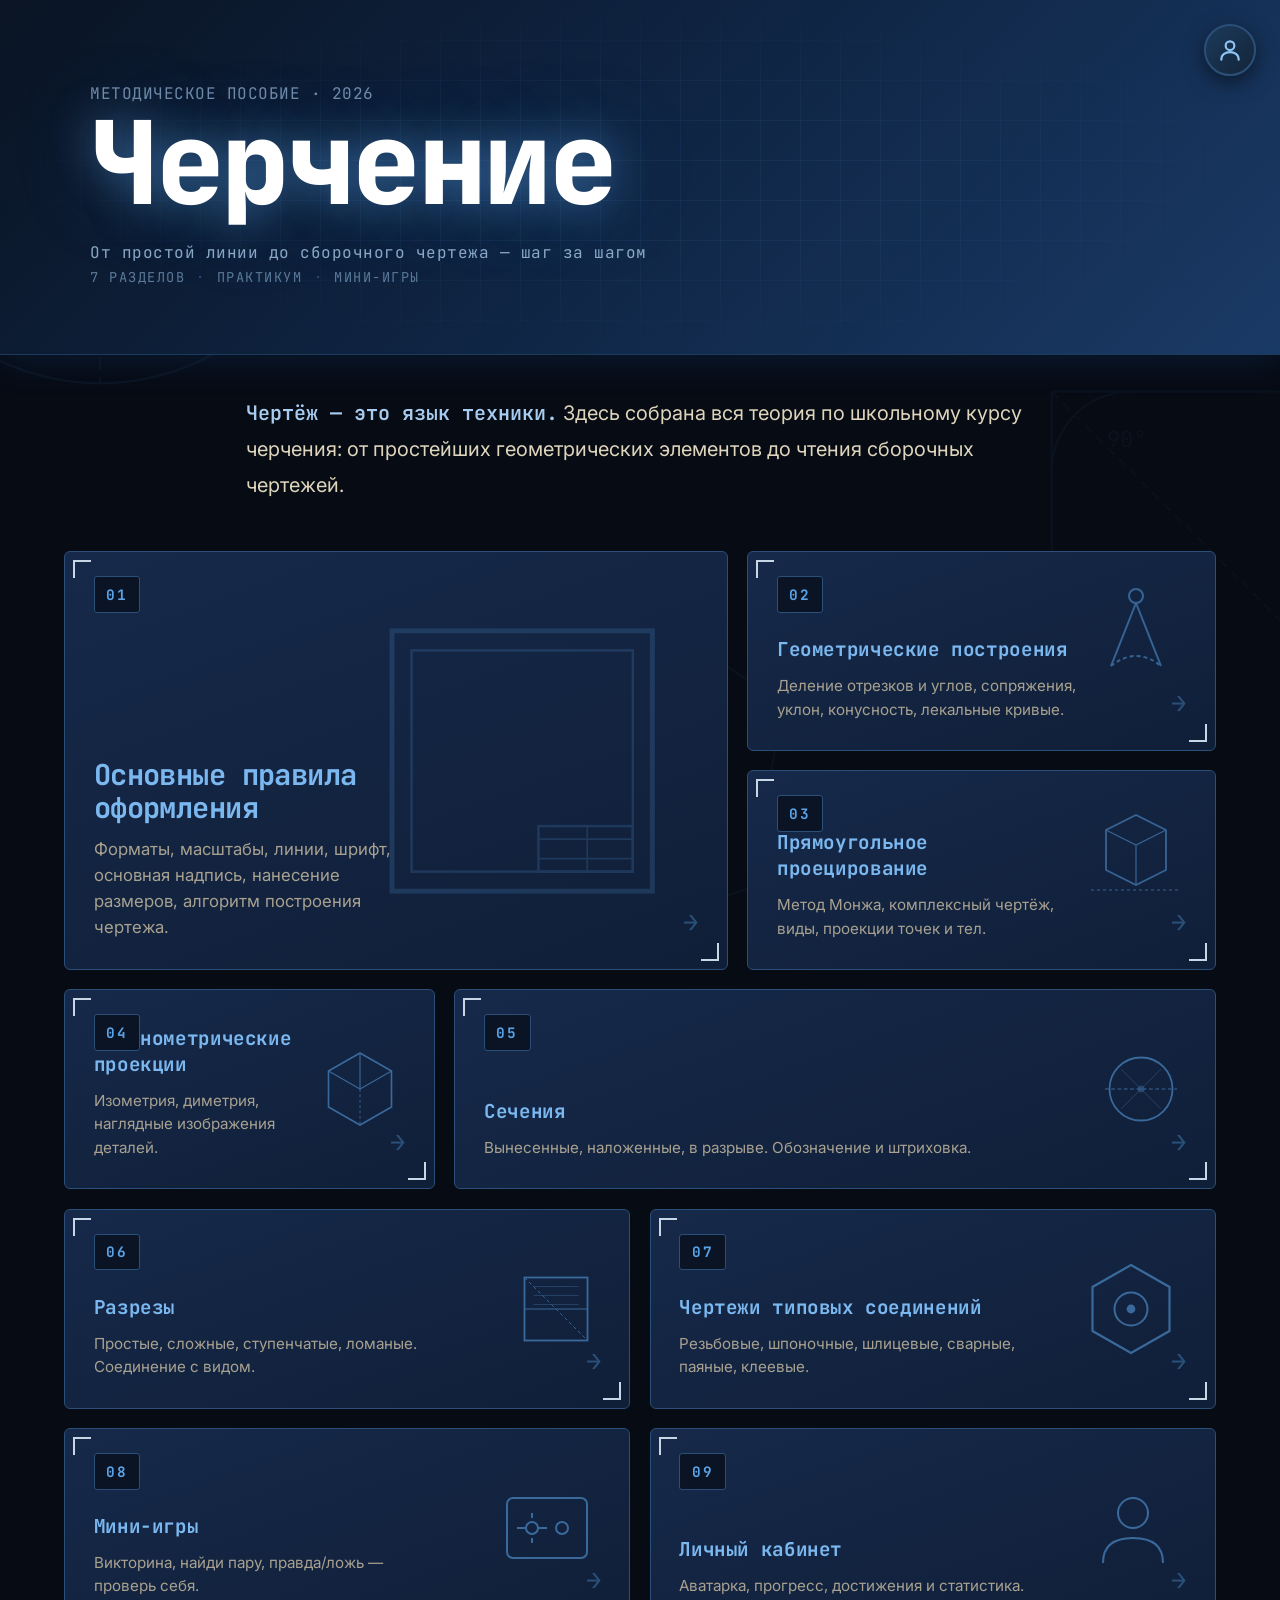
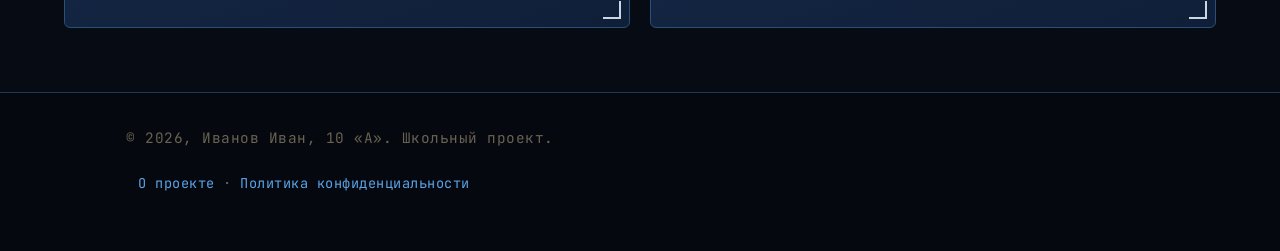
<file: index.html>
<!DOCTYPE html>
<html lang="ru">
<head>
    <meta charset="UTF-8">
    <meta name="viewport" content="width=device-width, initial-scale=1.0">
    <title>Черчение: методическое пособие</title>
    <link rel="icon" type="image/svg+xml" href="data:image/svg+xml,%3Csvg xmlns='http://www.w3.org/2000/svg' viewBox='0 0 100 100'%3E%3Crect width='100' height='100' rx='20' fill='%230f2544'/%3E%3Ctext x='50' y='72' font-family='JetBrains Mono, monospace' font-size='70' font-weight='800' fill='%237bb8f0' text-anchor='middle'%3EЧ%3C/text%3E%3C/svg%3E">
    <link rel="stylesheet" href="style.css">
</head>
<body class="home-page">

    <div class="reading-progress"><div class="reading-progress-bar" id="progressBar"></div></div>

    <div class="home-decor" aria-hidden="true">
        <svg class="decor decor-1" viewBox="0 0 300 300">
            <circle cx="150" cy="150" r="140" fill="none" stroke="#5ba3e8" stroke-width="1.5"/>
            <circle cx="150" cy="150" r="100" fill="none" stroke="#5ba3e8" stroke-width="1"/>
            <circle cx="150" cy="150" r="60" fill="none" stroke="#5ba3e8" stroke-width="1"/>
            <line x1="10" y1="150" x2="290" y2="150" stroke="#5ba3e8" stroke-width="1" stroke-dasharray="8 4"/>
            <line x1="150" y1="10" x2="150" y2="290" stroke="#5ba3e8" stroke-width="1" stroke-dasharray="8 4"/>
            <circle cx="150" cy="150" r="3" fill="#5ba3e8"/>
        </svg>
        <svg class="decor decor-2" viewBox="0 0 240 240">
            <line x1="20" y1="20" x2="220" y2="20" stroke="#5ba3e8" stroke-width="1.5"/>
            <line x1="20" y1="20" x2="20" y2="220" stroke="#5ba3e8" stroke-width="1.5"/>
            <line x1="20" y1="20" x2="220" y2="220" stroke="#5ba3e8" stroke-width="1" stroke-dasharray="6 4"/>
            <path d="M 70 20 A 50 50 0 0 0 20 70" fill="none" stroke="#5ba3e8" stroke-width="1.5"/>
            <text x="55" y="55" fill="#5ba3e8" font-size="14" font-family="JetBrains Mono, monospace">90°</text>
        </svg>
        <svg class="decor decor-3" viewBox="0 0 300 260">
            <path d="M40 40 L120 20 L200 40 L260 80 L240 200 L120 240 L40 200 Z" fill="none" stroke="#5ba3e8" stroke-width="1.5"/>
            <path d="M40 40 L120 80 L200 40 M120 80 L120 240" fill="none" stroke="#5ba3e8" stroke-width="1"/>
            <path d="M200 40 L260 80" stroke="#5ba3e8" stroke-width="1"/>
        </svg>
    </div>

    <header class="site-header hero-header">
        <div class="hero-content">
            <p class="hero-overline">Методическое пособие · 2026</p>
            <h1>Черчение</h1>
            <p class="hero-sub">От простой линии до сборочного чертежа — шаг за шагом</p>
            <div class="hero-meta">
                <span>7 разделов</span>
                <span class="dot">·</span>
                <span>практикум</span>
                <span class="dot">·</span>
                <span>мини-игры</span>
            </div>
        </div>
    </header>

    <main class="content home-main">

        <section class="intro">
            <p class="intro-lead">
                <strong>Чертёж — это язык техники.</strong> Здесь собрана вся теория по школьному курсу черчения: от простейших геометрических элементов до чтения сборочных чертежей.
            </p>
        </section>

        <div class="bento">

            <a href="osnovnye-pravila.html" class="bento-card bento-a">
                <span class="bento-num">01</span>
                <svg class="bento-icon bento-icon-bg" viewBox="0 0 200 200">
                    <rect x="20" y="20" width="160" height="160" fill="none" stroke="currentColor" stroke-width="3"/>
                    <rect x="32" y="32" width="136" height="136" fill="none" stroke="currentColor" stroke-width="1.5"/>
                    <rect x="110" y="140" width="58" height="28" fill="none" stroke="currentColor" stroke-width="1.5"/>
                    <line x1="110" y1="148" x2="168" y2="148" stroke="currentColor" stroke-width="1"/>
                    <line x1="110" y1="160" x2="168" y2="160" stroke="currentColor" stroke-width="1"/>
                    <line x1="140" y1="140" x2="140" y2="168" stroke="currentColor" stroke-width="1"/>
                </svg>
                <div class="bento-body">
                    <h3>Основные правила оформления</h3>
                    <p>Форматы, масштабы, линии, шрифт, основная надпись, нанесение размеров, алгоритм построения чертежа.</p>
                </div>
                <span class="bento-arrow">→</span>
            </a>

            <a href="geometricheskie-postroeniya.html" class="bento-card bento-b">
                <span class="bento-num">02</span>
                <svg class="bento-icon" viewBox="0 0 100 100">
                    <circle cx="50" cy="15" r="7" fill="none" stroke="currentColor" stroke-width="2"/>
                    <line x1="50" y1="22" x2="25" y2="85" stroke="currentColor" stroke-width="2"/>
                    <line x1="50" y1="22" x2="75" y2="85" stroke="currentColor" stroke-width="2"/>
                    <path d="M 25 85 Q 50 65 75 85" fill="none" stroke="currentColor" stroke-width="2" stroke-dasharray="4 3"/>
                </svg>
                <div class="bento-body">
                    <h3>Геометрические построения</h3>
                    <p>Деление отрезков и углов, сопряжения, уклон, конусность, лекальные кривые.</p>
                </div>
                <span class="bento-arrow">→</span>
            </a>

            <a href="proecirovanie.html" class="bento-card bento-c">
                <span class="bento-num">03</span>
                <svg class="bento-icon" viewBox="0 0 100 100">
                    <path d="M20 30 L50 15 L80 30 L80 70 L50 85 L20 70 Z" fill="none" stroke="currentColor" stroke-width="1.8"/>
                    <path d="M20 30 L50 45 L80 30 M50 45 L50 85" fill="none" stroke="currentColor" stroke-width="1.2"/>
                    <line x1="5" y1="90" x2="95" y2="90" stroke="currentColor" stroke-width="1" stroke-dasharray="3 3"/>
                </svg>
                <div class="bento-body">
                    <h3>Прямоугольное проецирование</h3>
                    <p>Метод Монжа, комплексный чертёж, виды, проекции точек и тел.</p>
                </div>
                <span class="bento-arrow">→</span>
            </a>

            <a href="aksonometriya.html" class="bento-card bento-d">
                <span class="bento-num">04</span>
                <svg class="bento-icon" viewBox="0 0 100 100">
                    <path d="M50 10 L85 30 L85 70 L50 90 L15 70 L15 30 Z" fill="none" stroke="currentColor" stroke-width="1.8"/>
                    <path d="M50 10 L50 50 M50 50 L85 30 M50 50 L15 30" fill="none" stroke="currentColor" stroke-width="1.2"/>
                    <path d="M50 50 L50 90" fill="none" stroke="currentColor" stroke-width="1" stroke-dasharray="3 3"/>
                </svg>
                <div class="bento-body">
                    <h3>Аксонометрические проекции</h3>
                    <p>Изометрия, диметрия, наглядные изображения деталей.</p>
                </div>
                <span class="bento-arrow">→</span>
            </a>

            <a href="secheniya.html" class="bento-card bento-e">
                <span class="bento-num">05</span>
                <svg class="bento-icon" viewBox="0 0 100 100">
                    <circle cx="50" cy="50" r="35" fill="none" stroke="currentColor" stroke-width="2"/>
                    <line x1="10" y1="50" x2="90" y2="50" stroke="currentColor" stroke-width="1.2" stroke-dasharray="4 3"/>
                    <path d="M 28 28 L 72 72 M 72 28 L 28 72" stroke="currentColor" stroke-width="0.8" opacity="0.6"/>
                    <circle cx="50" cy="50" r="4" fill="currentColor" opacity="0.5"/>
                </svg>
                <div class="bento-body">
                    <h3>Сечения</h3>
                    <p>Вынесенные, наложенные, в разрыве. Обозначение и штриховка.</p>
                </div>
                <span class="bento-arrow">→</span>
            </a>

            <a href="razrezy.html" class="bento-card bento-f">
                <span class="bento-num">06</span>
                <svg class="bento-icon" viewBox="0 0 100 100">
                    <rect x="15" y="15" width="70" height="70" fill="none" stroke="currentColor" stroke-width="2"/>
                    <line x1="15" y1="15" x2="85" y2="85" stroke="currentColor" stroke-width="1" stroke-dasharray="4 3"/>
                    <path d="M15 50 L85 50" stroke="currentColor" stroke-width="1.2"/>
                    <path d="M25 25 L75 25 M25 35 L75 35 M25 45 L75 45" stroke="currentColor" stroke-width="0.8" opacity="0.6"/>
                </svg>
                <div class="bento-body">
                    <h3>Разрезы</h3>
                    <p>Простые, сложные, ступенчатые, ломаные. Соединение с видом.</p>
                </div>
                <span class="bento-arrow">→</span>
            </a>

            <a href="soedineniya.html" class="bento-card bento-g">
                <span class="bento-num">07</span>
                <svg class="bento-icon" viewBox="0 0 100 100">
                    <polygon points="50,10 85,30 85,70 50,90 15,70 15,30" fill="none" stroke="currentColor" stroke-width="2"/>
                    <circle cx="50" cy="50" r="15" fill="none" stroke="currentColor" stroke-width="1.8"/>
                    <circle cx="50" cy="50" r="4" fill="currentColor"/>
                </svg>
                <div class="bento-body">
                    <h3>Чертежи типовых соединений</h3>
                    <p>Резьбовые, шпоночные, шлицевые, сварные, паяные, клеевые.</p>
                </div>
                <span class="bento-arrow">→</span>
            </a>

            <a href="games.html" class="bento-card bento-h">
                <span class="bento-num">08</span>
                <svg class="bento-icon" viewBox="0 0 100 100">
                    <rect x="10" y="20" width="80" height="60" rx="6" fill="none" stroke="currentColor" stroke-width="2"/>
                    <circle cx="35" cy="50" r="6" fill="none" stroke="currentColor" stroke-width="2"/>
                    <circle cx="65" cy="50" r="6" fill="none" stroke="currentColor" stroke-width="2"/>
                    <line x1="35" y1="35" x2="35" y2="40" stroke="currentColor" stroke-width="2"/>
                    <line x1="35" y1="60" x2="35" y2="65" stroke="currentColor" stroke-width="2"/>
                    <line x1="20" y1="50" x2="29" y2="50" stroke="currentColor" stroke-width="2"/>
                    <line x1="41" y1="50" x2="50" y2="50" stroke="currentColor" stroke-width="2"/>
                </svg>
                <div class="bento-body">
                    <h3>Мини-игры</h3>
                    <p>Викторина, найди пару, правда/ложь — проверь себя.</p>
                </div>
                <span class="bento-arrow">→</span>
            </a>

            <a href="account.html" class="bento-card bento-i">
                <span class="bento-num">09</span>
                <svg class="bento-icon" viewBox="0 0 100 100">
                    <circle cx="50" cy="35" r="15" fill="none" stroke="currentColor" stroke-width="2"/>
                    <path d="M20 85 C20 65 35 60 50 60 C65 60 80 65 80 85" fill="none" stroke="currentColor" stroke-width="2"/>
                </svg>
                <div class="bento-body">
                    <h3>Личный кабинет</h3>
                    <p>Аватарка, прогресс, достижения и статистика.</p>
                </div>
                <span class="bento-arrow">→</span>
            </a>

        </div>
    </main>

    <footer class="site-footer">
        <p>© 2026, Иванов Иван, 10 «А». Школьный проект.</p>
        <p style="margin-top: 0.6rem; font-size: 0.85rem;">
            <a href="about.html" style="color: #5ba3e8;">О проекте</a> ·
            <a href="privacy.html" style="color: #5ba3e8;">Политика конфиденциальности</a>
        </p>
    </footer>

    <script>
        (function() {
            var bar = document.getElementById('progressBar');
            if (!bar) return;
            function update() {
                var h = document.documentElement;
                var scrollTop = window.pageYOffset || h.scrollTop;
                var docHeight = h.scrollHeight - h.clientHeight;
                var percent = docHeight > 0 ? (scrollTop / docHeight) * 100 : 0;
                bar.style.width = percent + '%';
            }
            window.addEventListener('scroll', update, { passive: true });
            window.addEventListener('resize', update);
            update();
        })();
    </script>

    <script src="account.js"></script>
    <script src="ui-extras.js"></script>

</body>
</html>
</file>
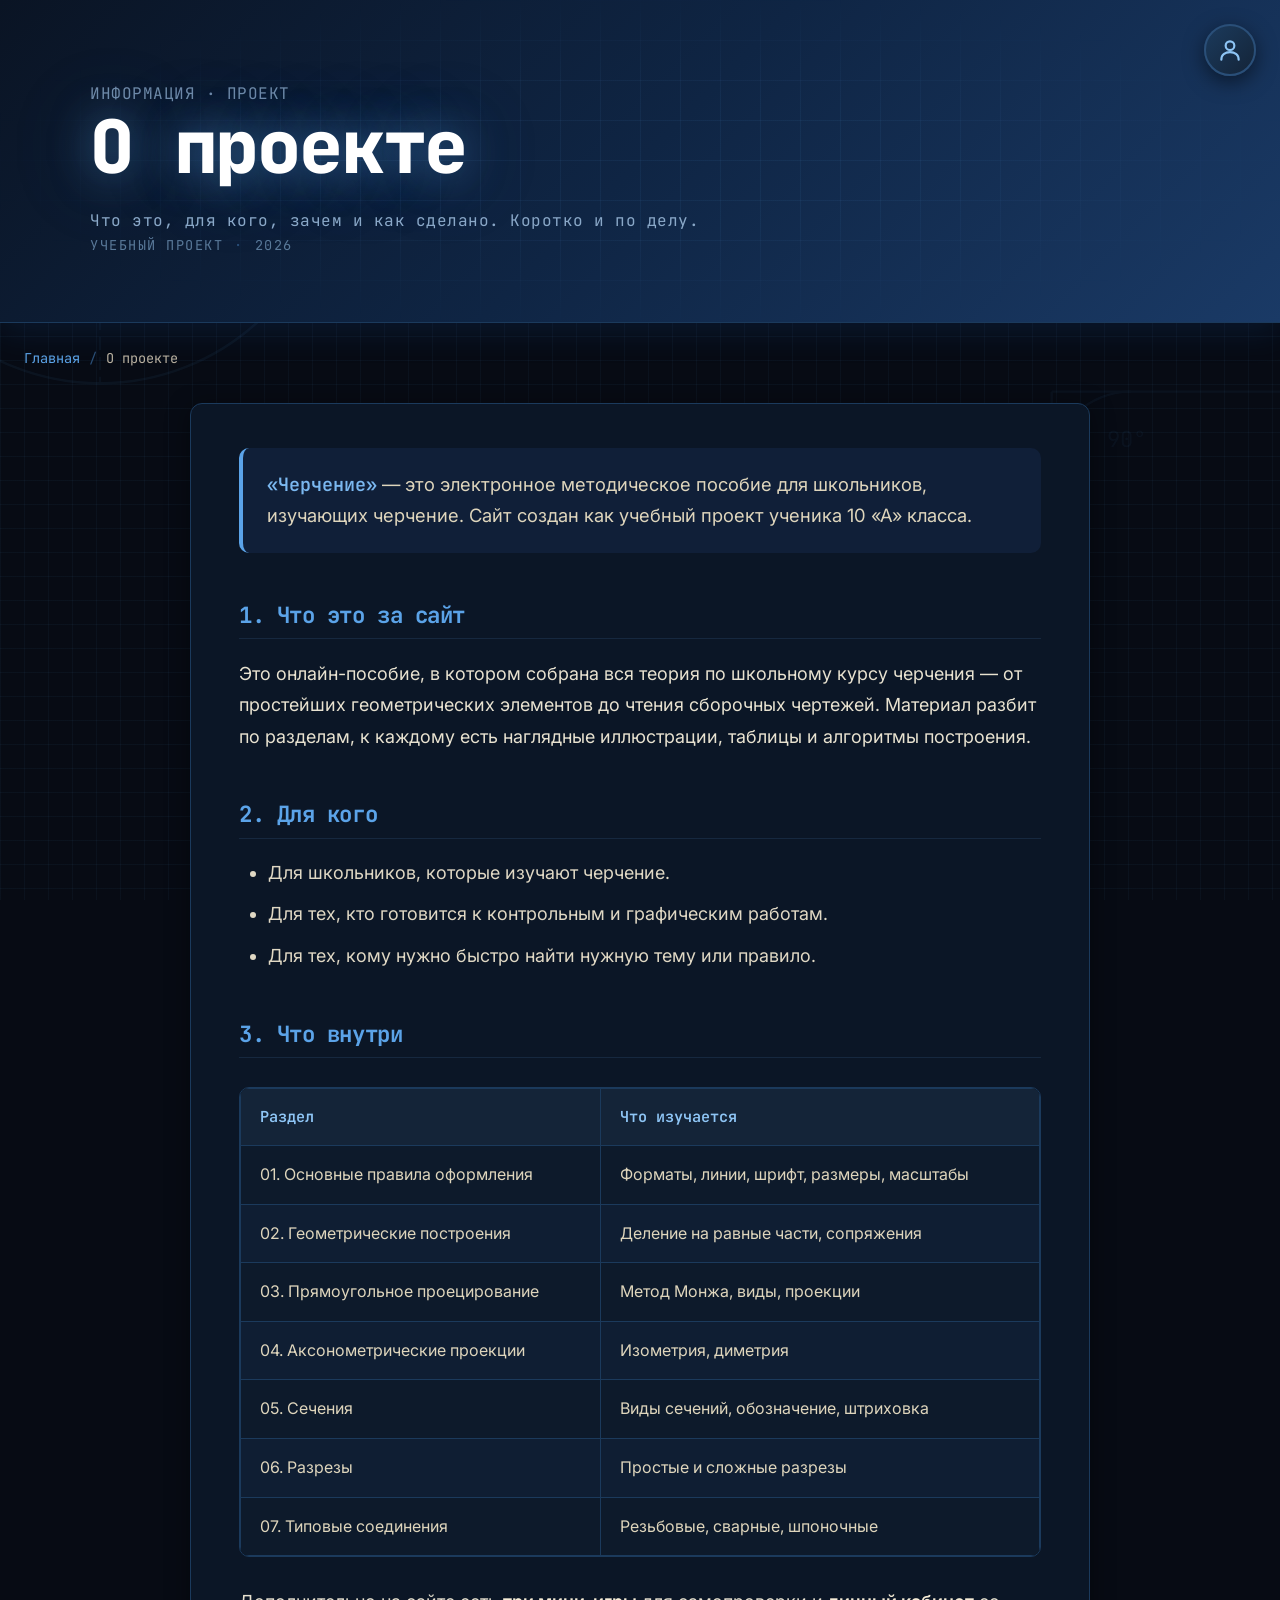
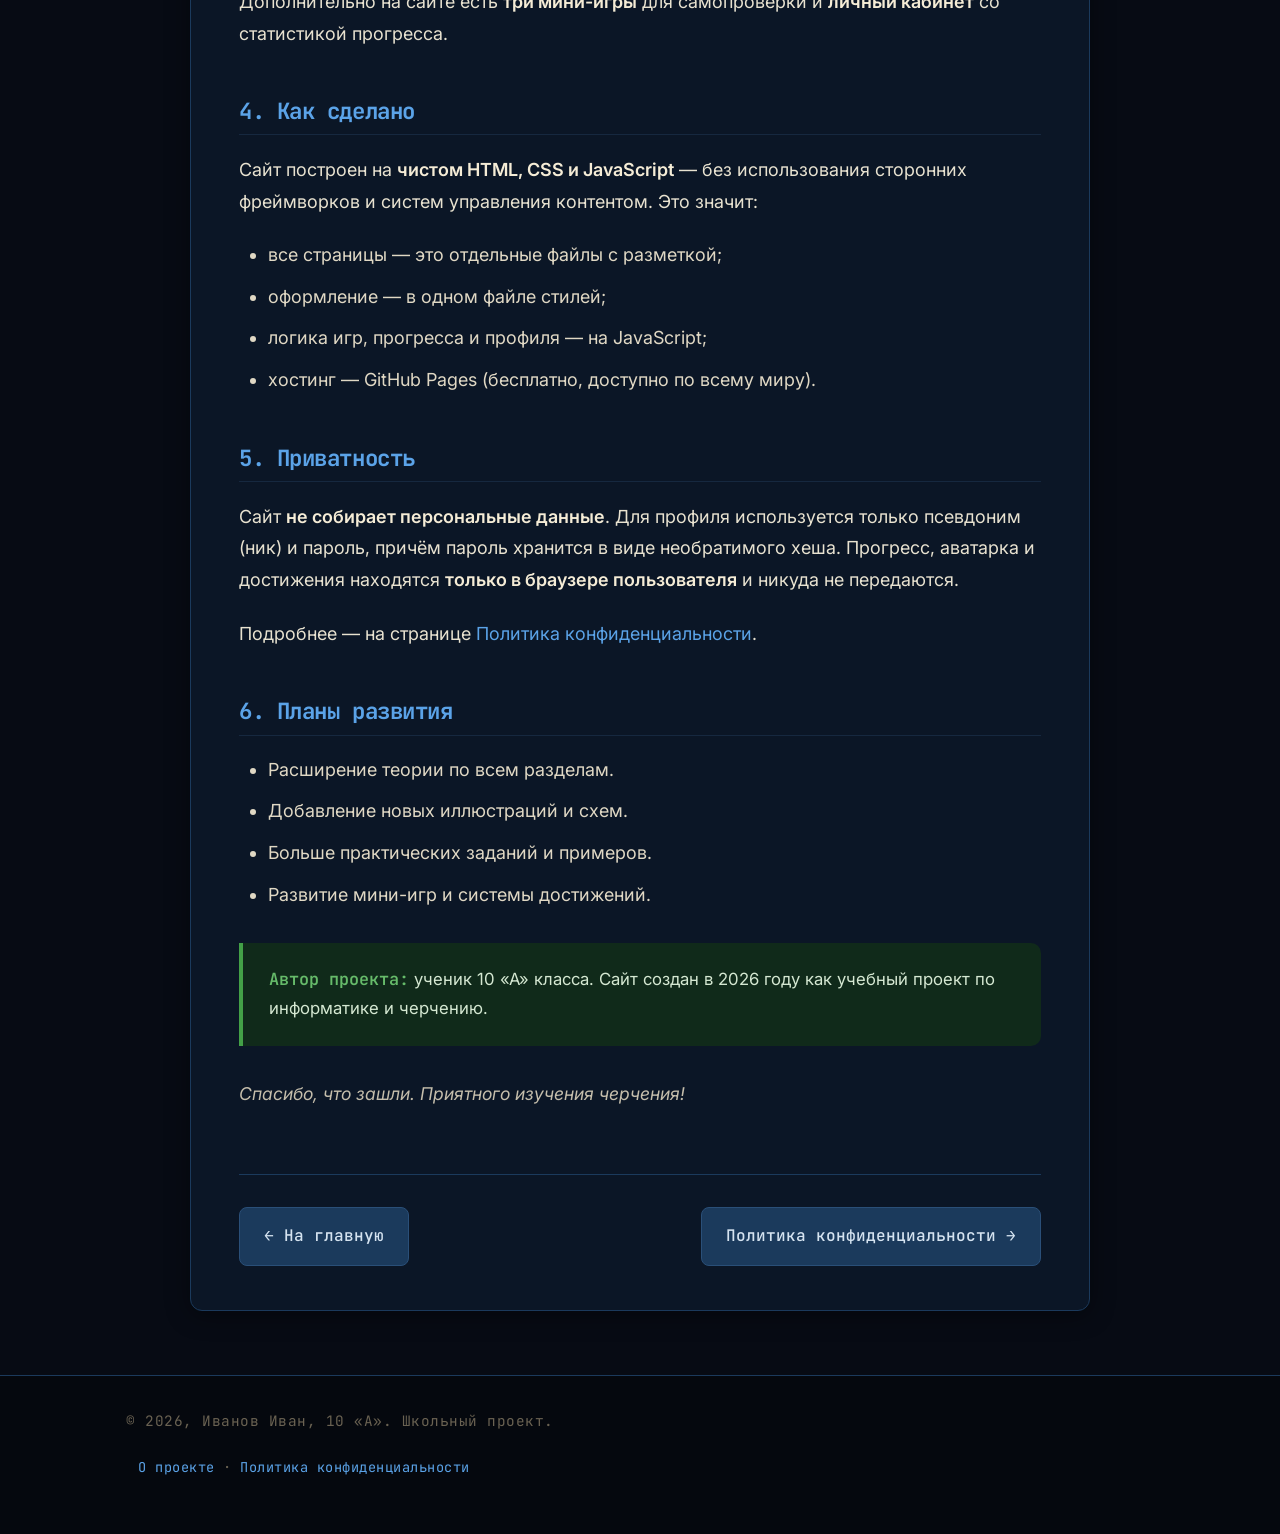
<file: about.html>
<!DOCTYPE html>
<html lang="ru">
<head>
    <meta charset="UTF-8">
    <meta name="viewport" content="width=device-width, initial-scale=1.0">
    <title>О проекте</title>
    <link rel="icon" type="image/svg+xml" href="data:image/svg+xml,%3Csvg xmlns='http://www.w3.org/2000/svg' viewBox='0 0 100 100'%3E%3Crect width='100' height='100' rx='20' fill='%230f2544'/%3E%3Ctext x='50' y='72' font-family='JetBrains Mono, monospace' font-size='70' font-weight='800' fill='%237bb8f0' text-anchor='middle'%3EЧ%3C/text%3E%3C/svg%3E">
    <link rel="stylesheet" href="style.css">
</head>
<body class="section-page">

    <div class="reading-progress"><div class="reading-progress-bar" id="progressBar"></div></div>

    <div class="home-decor" aria-hidden="true">
        <svg class="decor decor-1" viewBox="0 0 300 300">
            <circle cx="150" cy="150" r="140" fill="none" stroke="#5ba3e8" stroke-width="1.5"/>
            <circle cx="150" cy="150" r="100" fill="none" stroke="#5ba3e8" stroke-width="1"/>
            <circle cx="150" cy="150" r="60" fill="none" stroke="#5ba3e8" stroke-width="1"/>
            <line x1="10" y1="150" x2="290" y2="150" stroke="#5ba3e8" stroke-width="1" stroke-dasharray="8 4"/>
            <line x1="150" y1="10" x2="150" y2="290" stroke="#5ba3e8" stroke-width="1" stroke-dasharray="8 4"/>
        </svg>
        <svg class="decor decor-2" viewBox="0 0 240 240">
            <line x1="20" y1="20" x2="220" y2="20" stroke="#5ba3e8" stroke-width="1.5"/>
            <line x1="20" y1="20" x2="20" y2="220" stroke="#5ba3e8" stroke-width="1.5"/>
            <path d="M 70 20 A 50 50 0 0 0 20 70" fill="none" stroke="#5ba3e8" stroke-width="1.5"/>
            <text x="55" y="55" fill="#5ba3e8" font-size="14" font-family="JetBrains Mono, monospace">90°</text>
        </svg>
    </div>

    <header class="site-header hero-header">
        <div class="hero-content">
            <p class="hero-overline">Информация · Проект</p>
            <h1>О проекте</h1>
            <p class="hero-sub">Что это, для кого, зачем и как сделано. Коротко и по делу.</p>
            <div class="hero-meta">
                <span>Учебный проект</span>
                <span class="dot">·</span>
                <span>2026</span>
            </div>
        </div>
    </header>

    <nav class="breadcrumbs">
        <a href="index.html">Главная</a>
        <span class="breadcrumbs-sep">/</span>
        <span class="breadcrumbs-current">О проекте</span>
    </nav>

    <main class="content" style="max-width: 900px; margin: 2rem auto;">

        <p class="lead center">
            <strong>«Черчение»</strong> — это электронное методическое пособие для школьников, изучающих черчение. Сайт создан как учебный проект ученика 10 «А» класса.
        </p>

        <h3 id="p1">1. Что это за сайт</h3>

        <p>Это онлайн-пособие, в котором собрана вся теория по школьному курсу черчения — от простейших геометрических элементов до чтения сборочных чертежей. Материал разбит по разделам, к каждому есть наглядные иллюстрации, таблицы и алгоритмы построения.</p>

        <h3 id="p2">2. Для кого</h3>

        <ul>
            <li>Для школьников, которые изучают черчение.</li>
            <li>Для тех, кто готовится к контрольным и графическим работам.</li>
            <li>Для тех, кому нужно быстро найти нужную тему или правило.</li>
        </ul>

        <h3 id="p3">3. Что внутри</h3>

        <div class="table-wrap">
            <table>
                <thead>
                    <tr>
                        <th>Раздел</th>
                        <th>Что изучается</th>
                    </tr>
                </thead>
                <tbody>
                    <tr><td>01. Основные правила оформления</td><td>Форматы, линии, шрифт, размеры, масштабы</td></tr>
                    <tr><td>02. Геометрические построения</td><td>Деление на равные части, сопряжения</td></tr>
                    <tr><td>03. Прямоугольное проецирование</td><td>Метод Монжа, виды, проекции</td></tr>
                    <tr><td>04. Аксонометрические проекции</td><td>Изометрия, диметрия</td></tr>
                    <tr><td>05. Сечения</td><td>Виды сечений, обозначение, штриховка</td></tr>
                    <tr><td>06. Разрезы</td><td>Простые и сложные разрезы</td></tr>
                    <tr><td>07. Типовые соединения</td><td>Резьбовые, сварные, шпоночные</td></tr>
                </tbody>
            </table>
        </div>

        <p>Дополнительно на сайте есть <strong>три мини-игры</strong> для самопроверки и <strong>личный кабинет</strong> со статистикой прогресса.</p>

        <h3 id="p4">4. Как сделано</h3>

        <p>Сайт построен на <strong>чистом HTML, CSS и JavaScript</strong> — без использования сторонних фреймворков и систем управления контентом. Это значит:</p>

        <ul>
            <li>все страницы — это отдельные файлы с разметкой;</li>
            <li>оформление — в одном файле стилей;</li>
            <li>логика игр, прогресса и профиля — на JavaScript;</li>
            <li>хостинг — GitHub Pages (бесплатно, доступно по всему миру).</li>
        </ul>

        <h3 id="p5">5. Приватность</h3>

        <p>Сайт <strong>не собирает персональные данные</strong>. Для профиля используется только псевдоним (ник) и пароль, причём пароль хранится в виде необратимого хеша. Прогресс, аватарка и достижения находятся <strong>только в браузере пользователя</strong> и никуда не передаются.</p>

        <p>Подробнее — на странице <a href="privacy.html">Политика конфиденциальности</a>.</p>

        <h3 id="p6">6. Планы развития</h3>

        <ul>
            <li>Расширение теории по всем разделам.</li>
            <li>Добавление новых иллюстраций и схем.</li>
            <li>Больше практических заданий и примеров.</li>
            <li>Развитие мини-игр и системы достижений.</li>
        </ul>

        <div class="note">
            <strong>Автор проекта:</strong> ученик 10 «А» класса. Сайт создан в 2026 году как учебный проект по информатике и черчению.
        </div>

        <p class="center-italic">
            Спасибо, что зашли. Приятного изучения черчения!
        </p>

        <nav class="page-nav">
            <a href="index.html">← На главную</a>
            <a href="privacy.html">Политика конфиденциальности →</a>
        </nav>
    </main>

    <footer class="site-footer">
        <p>© 2026, Иванов Иван, 10 «А». Школьный проект.</p>
        <p style="margin-top: 0.6rem; font-size: 0.85rem;">
            <a href="about.html" style="color: #5ba3e8;">О проекте</a> ·
            <a href="privacy.html" style="color: #5ba3e8;">Политика конфиденциальности</a>
        </p>
    </footer>

    <script>
        (function() {
            var bar = document.getElementById('progressBar');
            if (!bar) return;
            function update() {
                var h = document.documentElement;
                var scrollTop = window.pageYOffset || h.scrollTop;
                var docHeight = h.scrollHeight - h.clientHeight;
                var percent = docHeight > 0 ? (scrollTop / docHeight) * 100 : 0;
                bar.style.width = percent + '%';
            }
            window.addEventListener('scroll', update, { passive: true });
            window.addEventListener('resize', update);
            update();
        })();
    </script>

    <script src="account.js"></script>
    <script src="ui-extras.js"></script>

</body>
</html>
</file>
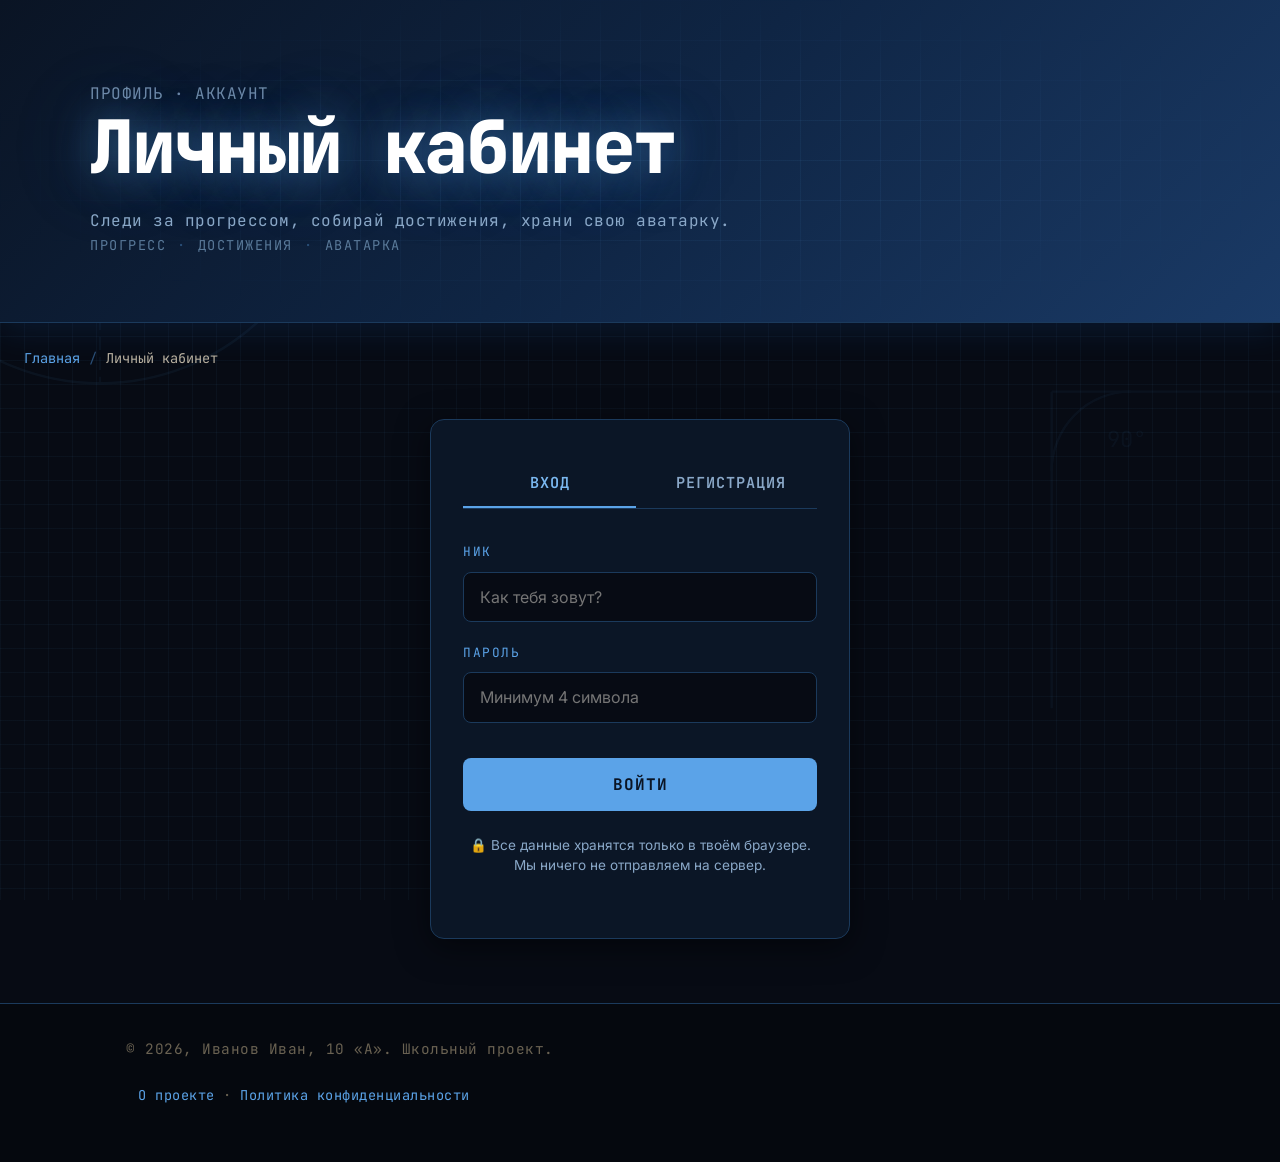
<file: account.html>
<!DOCTYPE html>
<html lang="ru">
<head>
    <meta charset="UTF-8">
    <meta name="viewport" content="width=device-width, initial-scale=1.0">
    <title>Личный кабинет</title>
    <link rel="icon" type="image/svg+xml" href="data:image/svg+xml,%3Csvg xmlns='http://www.w3.org/2000/svg' viewBox='0 0 100 100'%3E%3Crect width='100' height='100' rx='20' fill='%230f2544'/%3E%3Ctext x='50' y='72' font-family='JetBrains Mono, monospace' font-size='70' font-weight='800' fill='%237bb8f0' text-anchor='middle'%3EЧ%3C/text%3E%3C/svg%3E">
    <link rel="stylesheet" href="style.css">
    <style>
        /* ---------- СТИЛИ СТРАНИЦЫ АККАУНТА ---------- */

        .account-main {
            max-width: 900px;
            margin: 2rem auto;
            padding: 0 1.5rem;
        }

        /* ---------- ФОРМА ВХОДА ---------- */

        .auth-box {
            max-width: 420px;
            margin: 3rem auto;
            padding: 2.5rem 2rem;
            background: #0b1626;
            border: 1px solid #1b3a5c;
            border-radius: 14px;
            box-shadow: 0 8px 32px rgba(0, 0, 0, 0.5);
        }

        .auth-tabs {
            display: flex;
            gap: 0.5rem;
            margin-bottom: 2rem;
            border-bottom: 1px solid #1b3a5c;
        }

        .auth-tab {
            flex: 1;
            padding: 0.8rem;
            background: transparent;
            border: none;
            color: #8aa8c8;
            font-family: "JetBrains Mono", monospace;
            font-size: 0.95rem;
            font-weight: 600;
            letter-spacing: 1px;
            text-transform: uppercase;
            cursor: pointer;
            border-bottom: 2px solid transparent;
            transition: all 0.2s;
        }

        .auth-tab.active {
            color: #7bb8f0;
            border-bottom-color: #5ba3e8;
        }

        .auth-field {
            margin-bottom: 1.2rem;
        }

        .auth-field label {
            display: block;
            font-family: "JetBrains Mono", monospace;
            font-size: 0.8rem;
            color: #5ba3e8;
            letter-spacing: 1.5px;
            text-transform: uppercase;
            margin-bottom: 0.5rem;
        }

        .auth-field input {
            width: 100%;
            padding: 0.9rem 1rem;
            background: #070b14;
            border: 1px solid #1b3a5c;
            border-radius: 8px;
            color: #e8e2d0;
            font-family: "Inter", sans-serif;
            font-size: 1rem;
            outline: none;
            transition: border-color 0.2s;
            box-sizing: border-box;
        }

        .auth-field input:focus {
            border-color: #5ba3e8;
        }

        .auth-submit {
            width: 100%;
            padding: 1rem;
            background: #5ba3e8;
            color: #0a1424;
            border: none;
            border-radius: 8px;
            font-family: "JetBrains Mono", monospace;
            font-size: 1rem;
            font-weight: 700;
            letter-spacing: 1px;
            text-transform: uppercase;
            cursor: pointer;
            transition: all 0.2s;
            margin-top: 1rem;
        }

        .auth-submit:hover {
            background: #8ec5f5;
            transform: translateY(-2px);
        }

        .auth-error {
            margin-top: 1rem;
            padding: 0.8rem 1rem;
            background: #2a1a1a;
            border-left: 3px solid #ef5350;
            color: #ffcdd2;
            border-radius: 0 6px 6px 0;
            font-size: 0.9rem;
            display: none;
        }

        .auth-error.show {
            display: block;
        }

        .auth-hint {
            margin-top: 1.5rem;
            text-align: center;
            font-size: 0.85rem;
            color: #8aa8c8;
            line-height: 1.5;
        }

        /* ---------- ПРОФИЛЬ ---------- */

        .profile-header {
            display: flex;
            gap: 2rem;
            align-items: center;
            padding: 2rem;
            background: #0b1626;
            border: 1px solid #1b3a5c;
            border-radius: 14px;
            margin-bottom: 2rem;
            position: relative;
            overflow: hidden;
        }

        .profile-header::before {
            content: "";
            position: absolute;
            top: 0;
            right: 0;
            width: 200px;
            height: 200px;
            background: radial-gradient(circle, rgba(91, 163, 232, 0.15), transparent 70%);
            pointer-events: none;
        }

        .profile-avatar-wrap {
            position: relative;
            flex-shrink: 0;
        }

        .profile-avatar {
            width: 120px;
            height: 120px;
            border-radius: 50%;
            background: linear-gradient(135deg, #1b3a5c, #142438);
            border: 3px solid #2a4f78;
            display: flex;
            align-items: center;
            justify-content: center;
            overflow: hidden;
            color: #8ec5f5;
            font-size: 3rem;
            transition: border-color 0.25s;
        }

        .profile-avatar img {
            width: 100%;
            height: 100%;
            object-fit: cover;
        }

        .profile-avatar-wrap:hover .profile-avatar {
            border-color: #5ba3e8;
        }

        .avatar-upload-btn {
            position: absolute;
            bottom: 0;
            right: 0;
            width: 38px;
            height: 38px;
            border-radius: 50%;
            background: #5ba3e8;
            border: 3px solid #0b1626;
            color: #0a1424;
            display: flex;
            align-items: center;
            justify-content: center;
            cursor: pointer;
            transition: all 0.2s;
        }

        .avatar-upload-btn:hover {
            background: #8ec5f5;
            transform: scale(1.1);
        }

        .avatar-upload-btn svg {
            width: 18px;
            height: 18px;
        }

        .profile-info {
            flex: 1;
            min-width: 0;
            position: relative;
            z-index: 1;
        }

        .profile-name {
            font-family: "JetBrains Mono", monospace;
            font-size: 2rem;
            font-weight: 800;
            color: #ffffff;
            margin: 0 0 0.5rem;
            letter-spacing: -0.02em;
            word-break: break-word;
        }

        .profile-meta {
            font-family: "JetBrains Mono", monospace;
            font-size: 0.85rem;
            color: #8aa8c8;
            letter-spacing: 1px;
            margin: 0;
        }

        .profile-actions {
            display: flex;
            gap: 0.8rem;
            margin-top: 1.2rem;
            flex-wrap: wrap;
        }

        .profile-actions button,
        .profile-actions a {
            padding: 0.6rem 1.2rem;
            border-radius: 8px;
            font-family: "JetBrains Mono", monospace;
            font-size: 0.9rem;
            font-weight: 600;
            letter-spacing: 0.5px;
            cursor: pointer;
            transition: all 0.2s;
            text-decoration: none;
            border: 1px solid;
        }

        .btn-outline {
            background: transparent;
            border-color: #2a4f78;
            color: #8aa8c8;
        }

        .btn-outline:hover {
            border-color: #5ba3e8;
            color: #8ec5f5;
        }

        .btn-logout {
            background: #2a1a1a;
            border-color: #8a2a2a;
            color: #ff9a9a;
        }

        .btn-logout:hover {
            background: #4a1a1a;
            border-color: #ef5350;
            color: #ffcdd2;
        }

        /* ---------- ТАБЫ ---------- */

        .profile-tabs {
            display: flex;
            gap: 0.4rem;
            margin-bottom: 2rem;
            border-bottom: 1px solid #1b3a5c;
            flex-wrap: wrap;
        }

        .profile-tab {
            padding: 0.9rem 1.3rem;
            background: transparent;
            border: none;
            color: #8aa8c8;
            font-family: "JetBrains Mono", monospace;
            font-size: 0.9rem;
            font-weight: 600;
            letter-spacing: 1px;
            text-transform: uppercase;
            cursor: pointer;
            border-bottom: 2px solid transparent;
            transition: all 0.2s;
        }

        .profile-tab.active {
            color: #7bb8f0;
            border-bottom-color: #5ba3e8;
        }

        .profile-tab:hover:not(.active) {
            color: #b8c9dc;
        }

        .profile-panel {
            display: none;
        }

        .profile-panel.active {
            display: block;
            animation: panelFade 0.3s ease-out;
        }

        @keyframes panelFade {
            from { opacity: 0; transform: translateY(8px); }
            to   { opacity: 1; transform: translateY(0); }
        }

        /* ---------- ПРОГРЕСС ---------- */

        .progress-list {
            display: flex;
            flex-direction: column;
            gap: 1rem;
        }

        .progress-item {
            display: flex;
            align-items: center;
            gap: 1.2rem;
            padding: 1.2rem 1.5rem;
            background: #0b1626;
            border: 1px solid #1b3a5c;
            border-radius: 12px;
            transition: border-color 0.25s;
        }

        .progress-item:hover {
            border-color: #2a4f78;
        }

        .progress-item-info {
            flex: 1;
            min-width: 0;
        }

        .progress-item-title {
            font-family: "JetBrains Mono", monospace;
            font-size: 1rem;
            font-weight: 600;
            color: #7bb8f0;
            margin: 0 0 0.5rem;
        }

        .progress-item-bar {
            height: 6px;
            background: #0a1424;
            border-radius: 3px;
            overflow: hidden;
        }

        .progress-item-fill {
            height: 100%;
            background: linear-gradient(90deg, #5ba3e8, #8ec5f5);
            border-radius: 3px;
            transition: width 0.6s ease-out;
        }

        .progress-item-fill.complete {
            background: linear-gradient(90deg, #43a047, #66bb6a);
        }

        .progress-item-percent {
            font-family: "JetBrains Mono", monospace;
            font-size: 1.1rem;
            font-weight: 700;
            color: #8ec5f5;
            min-width: 60px;
            text-align: right;
        }

        /* ---------- ДОСТИЖЕНИЯ ---------- */

        .achievements-grid {
            display: grid;
            grid-template-columns: repeat(auto-fill, minmax(200px, 1fr));
            gap: 1rem;
        }

        .achievement {
            padding: 1.3rem 1.2rem;
            background: #0b1626;
            border: 1px solid #1b3a5c;
            border-radius: 12px;
            text-align: center;
            transition: all 0.25s;
            position: relative;
            overflow: hidden;
        }

        .achievement.locked {
            opacity: 0.4;
        }

        .achievement.unlocked {
            border-color: #43a047;
            background: linear-gradient(160deg, #102a1a 0%, #0b1626 100%);
        }

        .achievement.unlocked:hover {
            transform: translateY(-3px);
            box-shadow: 0 8px 24px rgba(67, 160, 71, 0.3);
        }

        .achievement-icon {
            font-size: 2.5rem;
            margin-bottom: 0.6rem;
            display: block;
        }

        .achievement-title {
            font-family: "JetBrains Mono", monospace;
            font-size: 0.95rem;
            font-weight: 700;
            color: #7bb8f0;
            margin: 0 0 0.3rem;
        }

        .achievement.unlocked .achievement-title {
            color: #81c784;
        }

        .achievement-desc {
            font-size: 0.85rem;
            color: #8aa8c8;
            margin: 0;
            line-height: 1.4;
        }

        /* ---------- ПУСТОЕ СОСТОЯНИЕ ---------- */

        .empty-state {
            text-align: center;
            padding: 3rem 1rem;
            color: #8aa8c8;
            font-family: "JetBrains Mono", monospace;
        }

        .empty-state-icon {
            font-size: 3rem;
            margin-bottom: 1rem;
            opacity: 0.5;
        }

        /* ---------- МОБИЛЬНАЯ ВЕРСИЯ ---------- */

        @media (max-width: 700px) {
            .profile-header {
                flex-direction: column;
                text-align: center;
                gap: 1.2rem;
                padding: 1.5rem;
            }

            .profile-name { font-size: 1.5rem; }

            .profile-actions { justify-content: center; }

            .auth-box { padding: 1.8rem 1.3rem; }

            .profile-tabs { justify-content: center; }

            .profile-tab {
                padding: 0.7rem 0.9rem;
                font-size: 0.8rem;
            }

            .progress-item {
                padding: 1rem 1.1rem;
            }

            .progress-item-title { font-size: 0.9rem; }

            .progress-item-percent { font-size: 1rem; min-width: 50px; }
        }
    </style>
</head>
<body class="section-page">

    <div class="reading-progress"><div class="reading-progress-bar" id="progressBar"></div></div>

    <div class="home-decor" aria-hidden="true">
        <svg class="decor decor-1" viewBox="0 0 300 300">
            <circle cx="150" cy="150" r="140" fill="none" stroke="#5ba3e8" stroke-width="1.5"/>
            <circle cx="150" cy="150" r="100" fill="none" stroke="#5ba3e8" stroke-width="1"/>
            <circle cx="150" cy="150" r="60" fill="none" stroke="#5ba3e8" stroke-width="1"/>
            <line x1="10" y1="150" x2="290" y2="150" stroke="#5ba3e8" stroke-width="1" stroke-dasharray="8 4"/>
            <line x1="150" y1="10" x2="150" y2="290" stroke="#5ba3e8" stroke-width="1" stroke-dasharray="8 4"/>
        </svg>
        <svg class="decor decor-2" viewBox="0 0 240 240">
            <line x1="20" y1="20" x2="220" y2="20" stroke="#5ba3e8" stroke-width="1.5"/>
            <line x1="20" y1="20" x2="20" y2="220" stroke="#5ba3e8" stroke-width="1.5"/>
            <path d="M 70 20 A 50 50 0 0 0 20 70" fill="none" stroke="#5ba3e8" stroke-width="1.5"/>
            <text x="55" y="55" fill="#5ba3e8" font-size="14" font-family="JetBrains Mono, monospace">90°</text>
        </svg>
    </div>

    <header class="site-header hero-header">
        <div class="hero-content">
            <p class="hero-overline">Профиль · Аккаунт</p>
            <h1>Личный кабинет</h1>
            <p class="hero-sub">Следи за прогрессом, собирай достижения, храни свою аватарку.</p>
            <div class="hero-meta">
                <span>Прогресс</span>
                <span class="dot">·</span>
                <span>достижения</span>
                <span class="dot">·</span>
                <span>аватарка</span>
            </div>
        </div>
    </header>

    <nav class="breadcrumbs">
        <a href="index.html">Главная</a>
        <span class="breadcrumbs-sep">/</span>
        <span class="breadcrumbs-current">Личный кабинет</span>
    </nav>

    <main class="account-main" id="account-main"></main>

    <footer class="site-footer">
        <p>© 2026, Иванов Иван, 10 «А». Школьный проект.</p>
        <p style="margin-top: 0.6rem; font-size: 0.85rem;">
            <a href="about.html" style="color: #5ba3e8;">О проекте</a> ·
            <a href="privacy.html" style="color: #5ba3e8;">Политика конфиденциальности</a>
        </p>
    </footer>

    <script>
        (function() {
            var bar = document.getElementById('progressBar');
            if (!bar) return;
            function update() {
                var h = document.documentElement;
                var scrollTop = window.pageYOffset || h.scrollTop;
                var docHeight = h.scrollHeight - h.clientHeight;
                var percent = docHeight > 0 ? (scrollTop / docHeight) * 100 : 0;
                bar.style.width = percent + '%';
            }
            window.addEventListener('scroll', update, { passive: true });
            window.addEventListener('resize', update);
            update();
        })();
    </script>

    <script src="account.js"></script>
    <script src="ui-extras.js"></script>

    <script>
    (function () {
        var ACC = window.AccountSystem;
        var main = document.getElementById('account-main');

        function renderAuth() {
            main.innerHTML =
                '<div class="auth-box">' +
                    '<div class="auth-tabs">' +
                        '<button class="auth-tab active" data-tab="login">Вход</button>' +
                        '<button class="auth-tab" data-tab="register">Регистрация</button>' +
                    '</div>' +
                    '<div class="auth-field">' +
                        '<label for="auth-name">Ник</label>' +
                        '<input type="text" id="auth-name" placeholder="Как тебя зовут?" autocomplete="off">' +
                    '</div>' +
                    '<div class="auth-field">' +
                        '<label for="auth-pass">Пароль</label>' +
                        '<input type="password" id="auth-pass" placeholder="Минимум 4 символа">' +
                    '</div>' +
                    '<button class="auth-submit" id="auth-submit">Войти</button>' +
                    '<div class="auth-error" id="auth-error"></div>' +
                    '<p class="auth-hint">🔒 Все данные хранятся только в твоём браузере.<br>Мы ничего не отправляем на сервер.</p>' +
                '</div>';

            var mode = 'login';
            var tabs = main.querySelectorAll('.auth-tab');
            var submitBtn = main.querySelector('#auth-submit');
            var errorEl = main.querySelector('#auth-error');

            tabs.forEach(function (tab) {
                tab.addEventListener('click', function () {
                    mode = tab.dataset.tab;
                    tabs.forEach(function (t) { t.classList.remove('active'); });
                    tab.classList.add('active');
                    submitBtn.textContent = mode === 'login' ? 'Войти' : 'Создать аккаунт';
                    errorEl.classList.remove('show');
                });
            });

            submitBtn.addEventListener('click', function () {
                var name = main.querySelector('#auth-name').value.trim();
                var pass = main.querySelector('#auth-pass').value;

                var result = mode === 'login'
                    ? ACC.login(name, pass)
                    : ACC.register(name, pass);

                if (!result.ok) {
                    errorEl.textContent = result.error;
                    errorEl.classList.add('show');
                    return;
                }

                renderProfile();
            });

            main.querySelectorAll('input').forEach(function (inp) {
                inp.addEventListener('keydown', function (e) {
                    if (e.key === 'Enter') submitBtn.click();
                });
            });
        }

        function renderProfile() {
            var user = ACC.getCurrentUser();
            if (!user) { renderAuth(); return; }

            var created = new Date(user.createdAt);
            var dateStr = created.toLocaleDateString('ru-RU', {
                day: '2-digit', month: 'long', year: 'numeric'
            });

            var progress = ACC.readJSON(ACC.PROGRESS_KEY, {});
            var totalRead = 0;
            for (var page in progress) {
                if (progress.hasOwnProperty(page)) totalRead += progress[page].length;
            }

            main.innerHTML =
                '<div class="profile-header">' +
                    '<div class="profile-avatar-wrap">' +
                        '<div class="profile-avatar" id="profile-avatar">' +
                            (user.avatar
                                ? '<img src="' + user.avatar + '" alt="avatar">'
                                : '👤') +
                        '</div>' +
                        '<label class="avatar-upload-btn" title="Загрузить аватарку">' +
                            '<svg viewBox="0 0 24 24" fill="none" stroke="currentColor" stroke-width="2.5" stroke-linecap="round">' +
                                '<path d="M12 5 V19 M5 12 H19"/>' +
                            '</svg>' +
                            '<input type="file" accept="image/*" id="avatar-input" style="display:none;">' +
                        '</label>' +
                    '</div>' +
                    '<div class="profile-info">' +
                        '<h2 class="profile-name">' + escapeHtml(user.name) + '</h2>' +
                        '<p class="profile-meta">С нами с ' + dateStr + ' · Прочитано тем: ' + totalRead + '</p>' +
                        '<div class="profile-actions">' +
                            '<a href="index.html" class="btn-outline">← На главную</a>' +
                            '<button class="btn-logout" id="logout-btn">Выйти</button>' +
                        '</div>' +
                    '</div>' +
                '</div>' +

                '<div class="profile-tabs">' +
                    '<button class="profile-tab active" data-tab="progress">📈 Прогресс</button>' +
                    '<button class="profile-tab" data-tab="achievements">🏆 Достижения</button>' +
                    '<button class="profile-tab" data-tab="downloads">📁 Материалы</button>' +
                '</div>' +

                '<div class="profile-panel active" data-panel="progress" id="panel-progress"></div>' +
                '<div class="profile-panel" data-panel="achievements" id="panel-achievements"></div>' +
                '<div class="profile-panel" data-panel="downloads" id="panel-downloads"></div>';

            var tabs = main.querySelectorAll('.profile-tab');
            var panels = main.querySelectorAll('.profile-panel');

            tabs.forEach(function (tab) {
                tab.addEventListener('click', function () {
                    tabs.forEach(function (t) { t.classList.remove('active'); });
                    panels.forEach(function (p) { p.classList.remove('active'); });
                    tab.classList.add('active');
                    main.querySelector('[data-panel="' + tab.dataset.tab + '"]').classList.add('active');
                });
            });

            var fileInput = main.querySelector('#avatar-input');
            fileInput.addEventListener('change', function (e) {
                var file = e.target.files[0];
                if (!file) return;

                ACC.processAvatar(file, function (result) {
                    if (!result.ok) {
                        alert(result.error);
                        return;
                    }
                    ACC.updateUser({ avatar: result.dataUrl });
                    renderProfile();
                });
            });

            main.querySelector('#logout-btn').addEventListener('click', function () {
                if (confirm('Выйти из аккаунта?')) {
                    ACC.logout();
                    renderAuth();
                }
            });

            renderProgressPanel();
            renderAchievementsPanel();
            renderDownloadsPanel();
        }

        function renderProgressPanel() {
            var progress = ACC.readJSON(ACC.PROGRESS_KEY, {});

            var PAGES = {
                'osnovnye-pravila.html': { title: 'Основные правила оформления', total: 11 },
                'geometricheskie-postroeniya.html': { title: 'Геометрические построения', total: 3 },
                'proecirovanie.html': { title: 'Прямоугольное проецирование', total: 6 },
                'aksonometriya.html': { title: 'Аксонометрические проекции', total: 3 },
                'secheniya.html': { title: 'Сечения', total: 4 },
                'razrezy.html': { title: 'Разрезы', total: 4 },
                'soedineniya.html': { title: 'Чертежи типовых соединений', total: 3 }
            };

            var html = '<div class="progress-list">';
            var anyProgress = false;

            for (var page in PAGES) {
                if (!PAGES.hasOwnProperty(page)) continue;
                var info = PAGES[page];
                var read = (progress[page] || []).length;
                var percent = info.total > 0 ? Math.round((read / info.total) * 100) : 0;
                if (read > 0) anyProgress = true;

                html +=
                    '<a href="' + page + '" class="progress-item" style="text-decoration:none;color:inherit;">' +
                        '<div class="progress-item-info">' +
                            '<p class="progress-item-title">' + info.title + '</p>' +
                            '<div class="progress-item-bar">' +
                                '<div class="progress-item-fill' + (percent === 100 ? ' complete' : '') + '" style="width:' + percent + '%"></div>' +
                            '</div>' +
                        '</div>' +
                        '<div class="progress-item-percent">' + percent + '%</div>' +
                    '</a>';
            }

            html += '</div>';

            if (!anyProgress) {
                html =
                    '<div class="empty-state">' +
                        '<div class="empty-state-icon">📖</div>' +
                        '<p>Пока ничего не изучено.<br>Открой любой раздел — прогресс появится автоматически.</p>' +
                    '</div>';
            }

            document.getElementById('panel-progress').innerHTML = html;
        }

        function renderAchievementsPanel() {
            var list = ACC.getAchievements();
            var html = '<div class="achievements-grid">';

            list.forEach(function (a) {
                html +=
                    '<div class="achievement ' + (a.unlocked ? 'unlocked' : 'locked') + '">' +
                        '<span class="achievement-icon">' + a.icon + '</span>' +
                        '<h4 class="achievement-title">' + a.title + '</h4>' +
                        '<p class="achievement-desc">' + a.desc + '</p>' +
                    '</div>';
            });

            html += '</div>';
            document.getElementById('panel-achievements').innerHTML = html;
        }

        function renderDownloadsPanel() {
            document.getElementById('panel-downloads').innerHTML =
                '<div class="empty-state">' +
                    '<div class="empty-state-icon">📁</div>' +
                    '<p>Здесь будут появляться материалы, которые ты скачал:<br>памятки, шаблоны, готовые чертежи.</p>' +
                    '<p style="margin-top:1rem;color:#5a7a9a;">Пока ничего не скачано.</p>' +
                '</div>';
        }

        function escapeHtml(str) {
            return String(str)
                .replace(/&/g, '&amp;')
                .replace(/</g, '&lt;')
                .replace(/>/g, '&gt;')
                .replace(/"/g, '&quot;')
                .replace(/'/g, '&#39;');
        }

        if (ACC && ACC.getCurrentUser()) {
            renderProfile();
        } else {
            renderAuth();
        }

    })();
    </script>

</body>
</html>
</file>
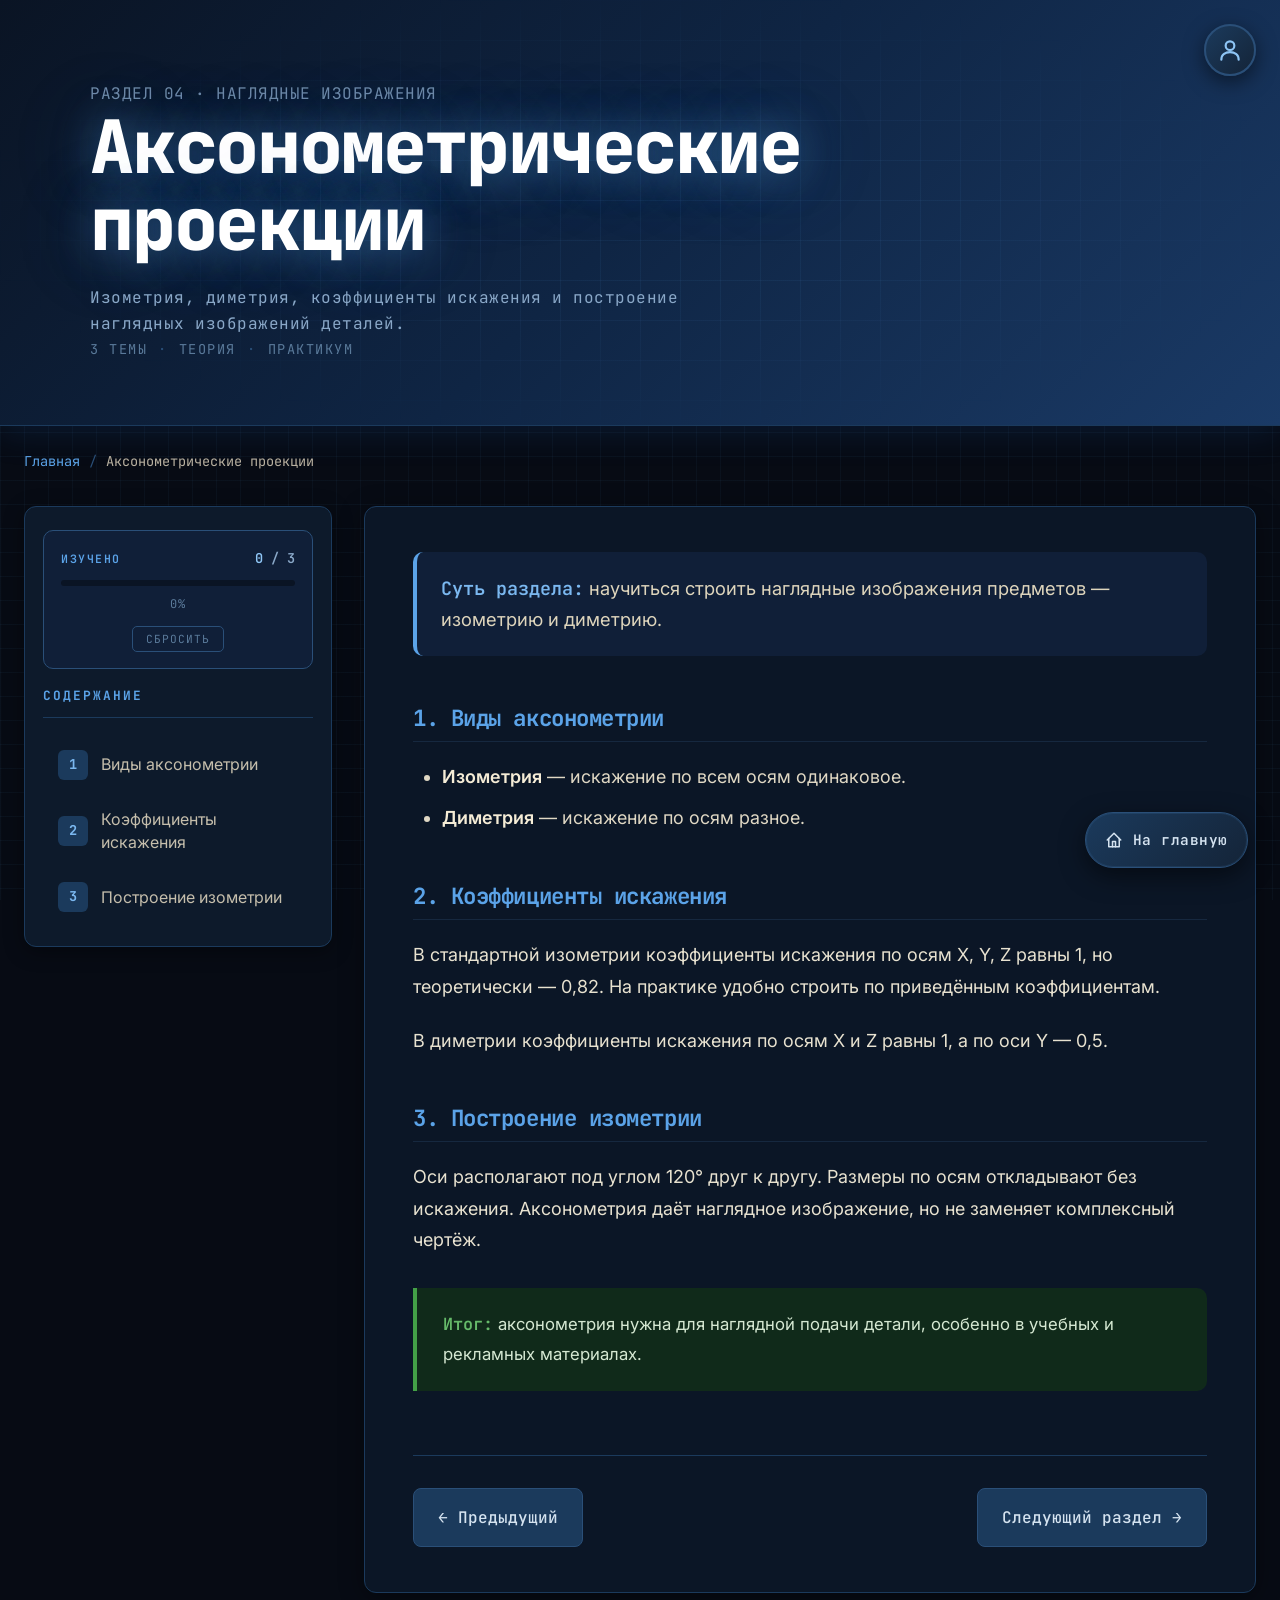
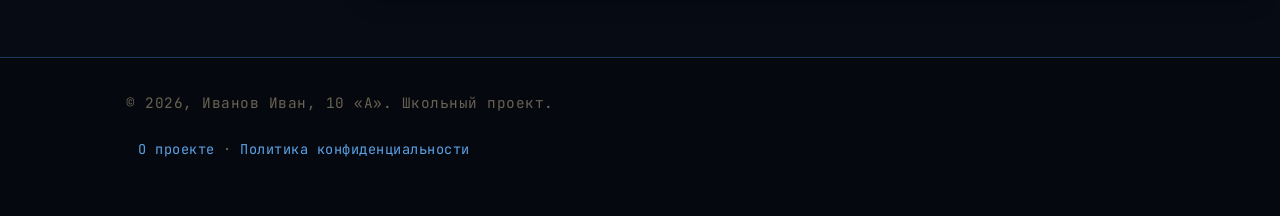
<file: aksonometriya.html>
<!DOCTYPE html>
<html lang="ru">
<head>
    <meta charset="UTF-8">
    <meta name="viewport" content="width=device-width, initial-scale=1.0">
    <title>Аксонометрические проекции</title>
    <link rel="icon" type="image/svg+xml" href="data:image/svg+xml,%3Csvg xmlns='http://www.w3.org/2000/svg' viewBox='0 0 100 100'%3E%3Crect width='100' height='100' rx='20' fill='%230f2544'/%3E%3Ctext x='50' y='72' font-family='JetBrains Mono, monospace' font-size='70' font-weight='800' fill='%237bb8f0' text-anchor='middle'%3EЧ%3C/text%3E%3C/svg%3E">
    <link rel="stylesheet" href="style.css">
</head>
<body class="section-page">

    <div class="reading-progress"><div class="reading-progress-bar" id="progressBar"></div></div>

    <div class="home-decor" aria-hidden="true">
        <svg class="decor decor-1" viewBox="0 0 300 300">
            <circle cx="150" cy="150" r="140" fill="none" stroke="#5ba3e8" stroke-width="1.5"/>
            <circle cx="150" cy="150" r="100" fill="none" stroke="#5ba3e8" stroke-width="1"/>
            <line x1="10" y1="150" x2="290" y2="150" stroke="#5ba3e8" stroke-width="1" stroke-dasharray="8 4"/>
            <line x1="150" y1="10" x2="150" y2="290" stroke="#5ba3e8" stroke-width="1" stroke-dasharray="8 4"/>
        </svg>
        <svg class="decor decor-3" viewBox="0 0 300 260">
            <path d="M40 40 L120 20 L200 40 L260 80 L240 200 L120 240 L40 200 Z" fill="none" stroke="#5ba3e8" stroke-width="1.5"/>
            <path d="M40 40 L120 80 L200 40 M120 80 L120 240" fill="none" stroke="#5ba3e8" stroke-width="1"/>
            <path d="M200 40 L260 80" stroke="#5ba3e8" stroke-width="1"/>
        </svg>
    </div>

    <header class="site-header hero-header">
        <div class="hero-content">
            <p class="hero-overline">Раздел 04 · Наглядные изображения</p>
            <h1>Аксонометрические<br>проекции</h1>
            <p class="hero-sub">Изометрия, диметрия, коэффициенты искажения и построение наглядных изображений деталей.</p>
            <div class="hero-meta">
                <span>3 темы</span>
                <span class="dot">·</span>
                <span>теория</span>
                <span class="dot">·</span>
                <span>практикум</span>
            </div>
        </div>
    </header>

    <nav class="breadcrumbs">
        <a href="index.html">Главная</a>
        <span class="breadcrumbs-sep">/</span>
        <span class="breadcrumbs-current">Аксонометрические проекции</span>
    </nav>

    <div class="page-layout">

        <aside class="sidebar">
            <h3 class="sidebar-title">Содержание</h3>
            <nav class="sidebar-nav">
                <a href="#p1" class="sidebar-link"><span class="sidebar-num">1</span><span class="sidebar-text">Виды аксонометрии</span></a>
                <a href="#p2" class="sidebar-link"><span class="sidebar-num">2</span><span class="sidebar-text">Коэффициенты искажения</span></a>
                <a href="#p3" class="sidebar-link"><span class="sidebar-num">3</span><span class="sidebar-text">Построение изометрии</span></a>
            </nav>
        </aside>

        <main class="content">

            <p class="lead center">
                <strong>Суть раздела:</strong> научиться строить наглядные изображения предметов — изометрию и диметрию.
            </p>

            <h3 id="p1">1. Виды аксонометрии</h3>

            <ul>
                <li><strong>Изометрия</strong> — искажение по всем осям одинаковое.</li>
                <li><strong>Диметрия</strong> — искажение по осям разное.</li>
            </ul>

            <h3 id="p2">2. Коэффициенты искажения</h3>

            <p>В стандартной изометрии коэффициенты искажения по осям X, Y, Z равны 1, но теоретически — 0,82. На практике удобно строить по приведённым коэффициентам.</p>

            <p>В диметрии коэффициенты искажения по осям X и Z равны 1, а по оси Y — 0,5.</p>

            <h3 id="p3">3. Построение изометрии</h3>

            <p>Оси располагают под углом 120° друг к другу. Размеры по осям откладывают без искажения. Аксонометрия даёт наглядное изображение, но не заменяет комплексный чертёж.</p>

            <div class="note">
                <strong>Итог:</strong> аксонометрия нужна для наглядной подачи детали, особенно в учебных и рекламных материалах.
            </div>

            <nav class="page-nav">
                <a href="proecirovanie.html">← Предыдущий</a>
                <a href="secheniya.html">Следующий раздел →</a>
            </nav>
        </main>

    </div>

    <footer class="site-footer">
        <p>© 2026, Иванов Иван, 10 «А». Школьный проект.</p>
        <p style="margin-top: 0.6rem; font-size: 0.85rem;">
            <a href="about.html" style="color: #5ba3e8;">О проекте</a> ·
            <a href="privacy.html" style="color: #5ba3e8;">Политика конфиденциальности</a>
        </p>
    </footer>

    <script>
        (function() {
            var bar = document.getElementById('progressBar');
            if (!bar) return;
            function update() {
                var h = document.documentElement;
                var scrollTop = window.pageYOffset || h.scrollTop;
                var docHeight = h.scrollHeight - h.clientHeight;
                var percent = docHeight > 0 ? (scrollTop / docHeight) * 100 : 0;
                bar.style.width = percent + '%';
            }
            window.addEventListener('scroll', update, { passive: true });
            window.addEventListener('resize', update);
            update();
        })();
    </script>

    <script src="progress.js"></script>
    <script src="account.js"></script>
    <script src="ui-extras.js"></script>

</body>
</html>
</file>
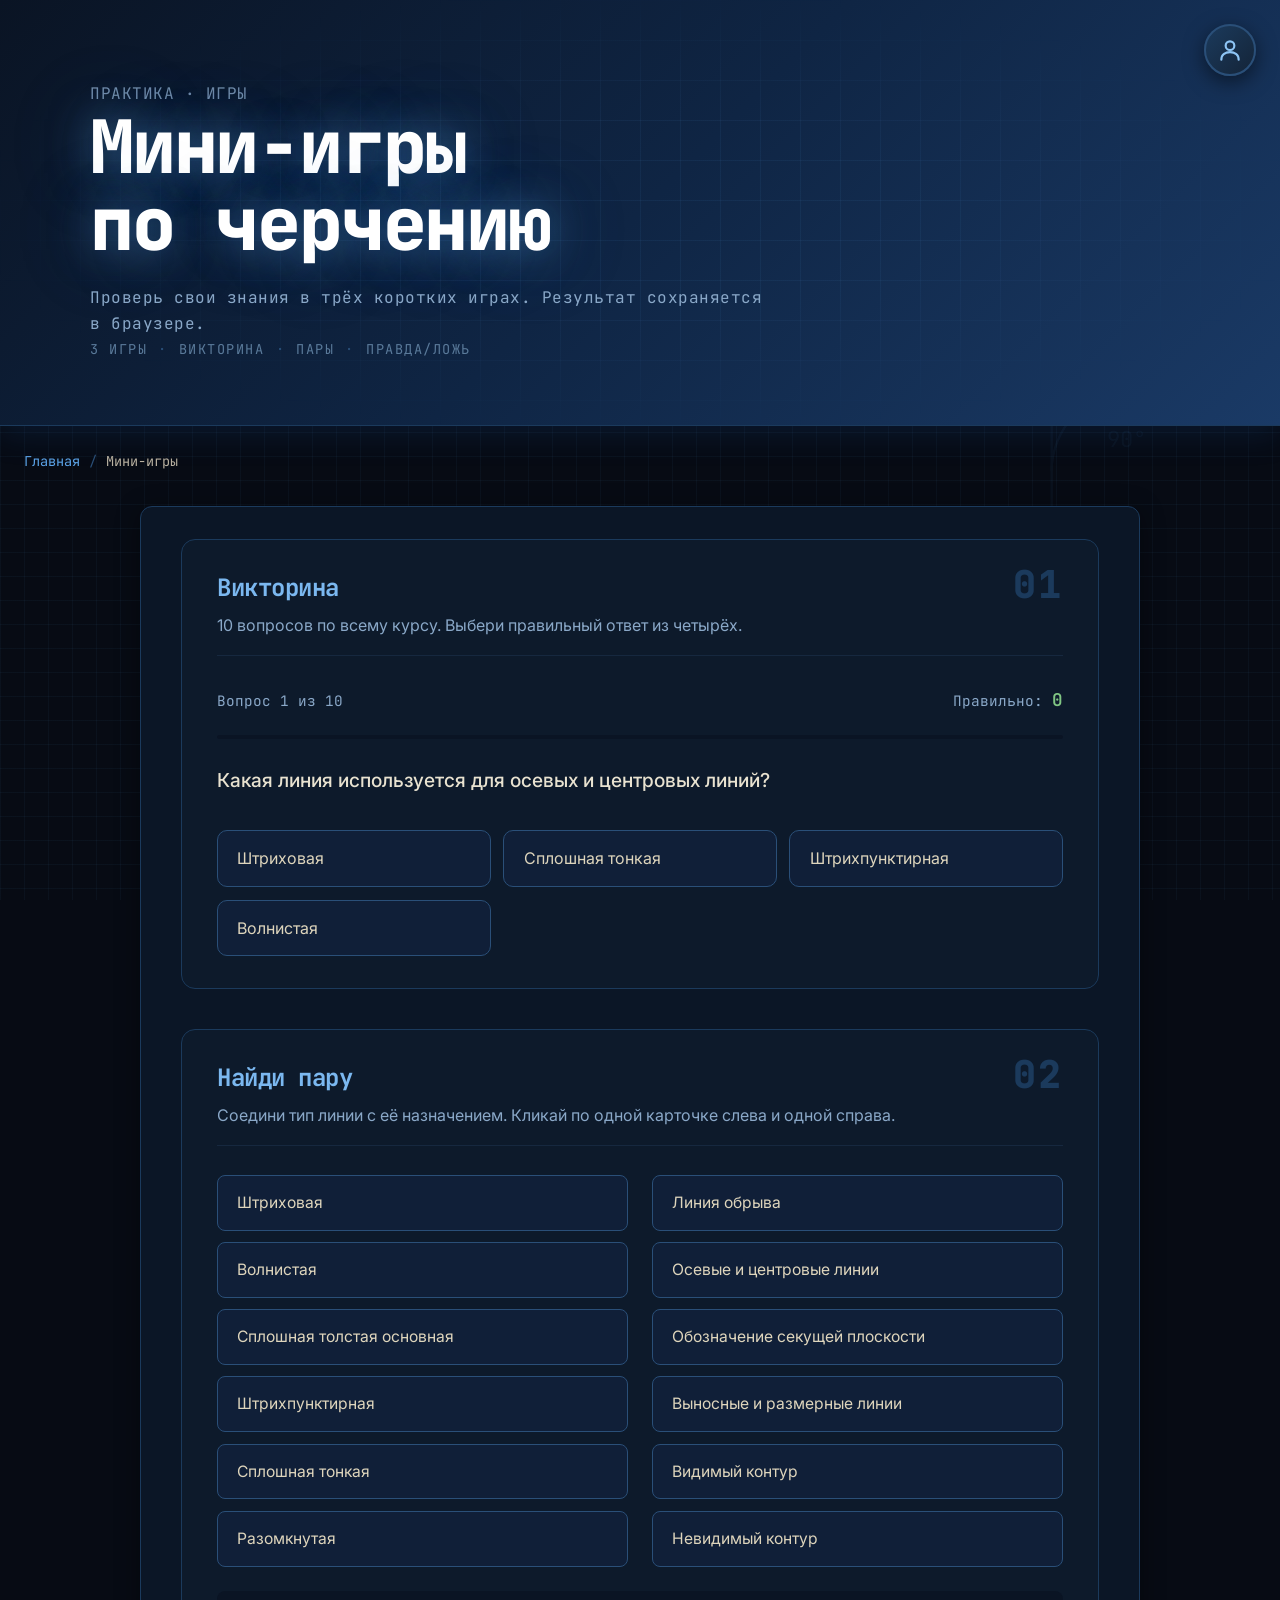
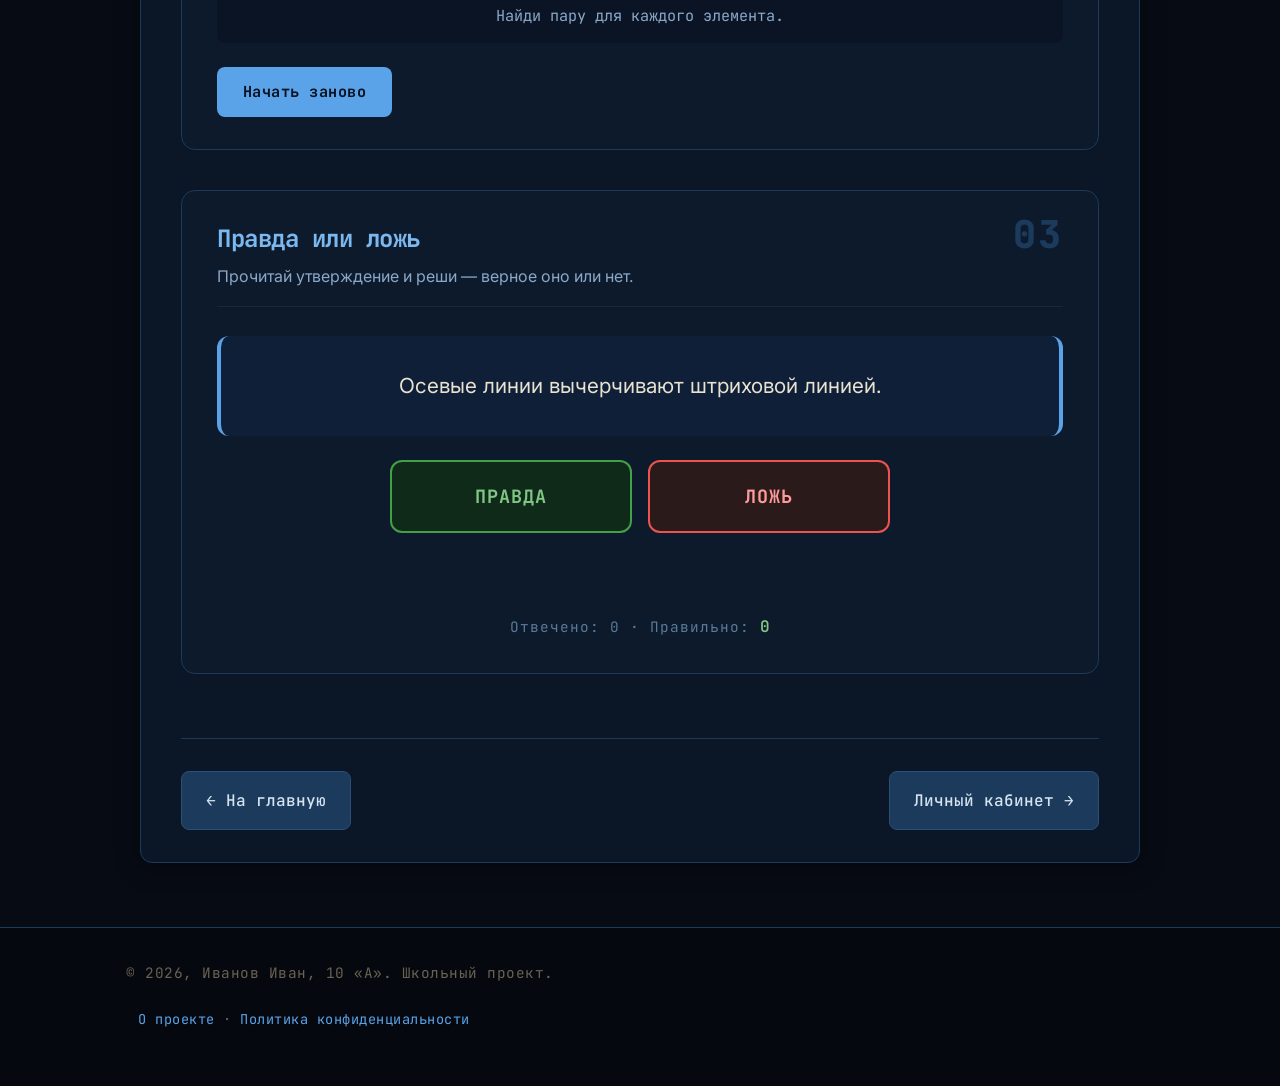
<file: games.html>
<!DOCTYPE html>
<html lang="ru">
<head>
    <meta charset="UTF-8">
    <meta name="viewport" content="width=device-width, initial-scale=1.0">
    <title>Мини-игры по черчению</title>
    <link rel="icon" type="image/svg+xml" href="data:image/svg+xml,%3Csvg xmlns='http://www.w3.org/2000/svg' viewBox='0 0 100 100'%3E%3Crect width='100' height='100' rx='20' fill='%230f2544'/%3E%3Ctext x='50' y='72' font-family='JetBrains Mono, monospace' font-size='70' font-weight='800' fill='%237bb8f0' text-anchor='middle'%3EЧ%3C/text%3E%3C/svg%3E">
    <link rel="stylesheet" href="style.css">
</head>
<body class="section-page">

    <div class="reading-progress"><div class="reading-progress-bar" id="progressBar"></div></div>

    <div class="home-decor" aria-hidden="true">
        <svg class="decor decor-1" viewBox="0 0 300 300">
            <circle cx="150" cy="150" r="140" fill="none" stroke="#5ba3e8" stroke-width="1.5"/>
            <circle cx="150" cy="150" r="100" fill="none" stroke="#5ba3e8" stroke-width="1"/>
            <circle cx="150" cy="150" r="60" fill="none" stroke="#5ba3e8" stroke-width="1"/>
            <line x1="10" y1="150" x2="290" y2="150" stroke="#5ba3e8" stroke-width="1" stroke-dasharray="8 4"/>
            <line x1="150" y1="10" x2="150" y2="290" stroke="#5ba3e8" stroke-width="1" stroke-dasharray="8 4"/>
        </svg>
        <svg class="decor decor-2" viewBox="0 0 240 240">
            <line x1="20" y1="20" x2="220" y2="20" stroke="#5ba3e8" stroke-width="1.5"/>
            <line x1="20" y1="20" x2="20" y2="220" stroke="#5ba3e8" stroke-width="1.5"/>
            <path d="M 70 20 A 50 50 0 0 0 20 70" fill="none" stroke="#5ba3e8" stroke-width="1.5"/>
            <text x="55" y="55" fill="#5ba3e8" font-size="14" font-family="JetBrains Mono, monospace">90°</text>
        </svg>
    </div>

    <header class="site-header hero-header">
        <div class="hero-content">
            <p class="hero-overline">Практика · Игры</p>
            <h1>Мини-игры<br>по черчению</h1>
            <p class="hero-sub">Проверь свои знания в трёх коротких играх. Результат сохраняется в браузере.</p>
            <div class="hero-meta">
                <span>3 игры</span>
                <span class="dot">·</span>
                <span>викторина</span>
                <span class="dot">·</span>
                <span>пары</span>
                <span class="dot">·</span>
                <span>правда/ложь</span>
            </div>
        </div>
    </header>

    <nav class="breadcrumbs">
        <a href="index.html">Главная</a>
        <span class="breadcrumbs-sep">/</span>
        <span class="breadcrumbs-current">Мини-игры</span>
    </nav>

    <main class="content games-main">

        <section class="game-block" id="game-quiz">
            <div class="game-header">
                <span class="game-num">01</span>
                <h2>Викторина</h2>
                <p class="game-desc">10 вопросов по всему курсу. Выбери правильный ответ из четырёх.</p>
            </div>

            <div class="game-quiz-wrap">
                <div class="quiz-top">
                    <span class="quiz-counter">Вопрос <span id="quiz-current">1</span> из <span id="quiz-total">10</span></span>
                    <span class="quiz-score">Правильно: <strong id="quiz-score">0</strong></span>
                </div>
                <div class="quiz-track"><div class="quiz-fill" id="quiz-fill"></div></div>
                <p class="quiz-question" id="quiz-question">Загрузка вопроса…</p>
                <div class="quiz-answers" id="quiz-answers"></div>
                <div class="quiz-result" id="quiz-result"></div>
                <button class="quiz-restart" id="quiz-restart" type="button" style="display:none;">Играть снова</button>
            </div>
        </section>

        <section class="game-block" id="game-match">
            <div class="game-header">
                <span class="game-num">02</span>
                <h2>Найди пару</h2>
                <p class="game-desc">Соедини тип линии с её назначением. Кликай по одной карточке слева и одной справа.</p>
            </div>

            <div class="match-wrap">
                <div class="match-columns">
                    <div class="match-col" id="match-left"></div>
                    <div class="match-col" id="match-right"></div>
                </div>
                <div class="match-status" id="match-status"></div>
                <button class="match-restart" id="match-restart" type="button">Начать заново</button>
            </div>
        </section>

        <section class="game-block" id="game-truefalse">
            <div class="game-header">
                <span class="game-num">03</span>
                <h2>Правда или ложь</h2>
                <p class="game-desc">Прочитай утверждение и реши — верное оно или нет.</p>
            </div>

            <div class="tf-wrap">
                <p class="tf-statement" id="tf-statement">Загрузка…</p>
                <div class="tf-buttons">
                    <button class="tf-btn tf-true" id="tf-true" type="button">Правда</button>
                    <button class="tf-btn tf-false" id="tf-false" type="button">Ложь</button>
                </div>
                <div class="tf-result" id="tf-result"></div>
                <div class="tf-progress">Отвечено: <span id="tf-count">0</span> · Правильно: <strong id="tf-score">0</strong></div>
            </div>
        </section>

        <nav class="page-nav">
            <a href="index.html">← На главную</a>
            <a href="account.html">Личный кабинет →</a>
        </nav>
    </main>

    <footer class="site-footer">
        <p>© 2026, Иванов Иван, 10 «А». Школьный проект.</p>
        <p style="margin-top: 0.6rem; font-size: 0.85rem;">
            <a href="about.html" style="color: #5ba3e8;">О проекте</a> ·
            <a href="privacy.html" style="color: #5ba3e8;">Политика конфиденциальности</a>
        </p>
    </footer>

    <script>
        (function() {
            var bar = document.getElementById('progressBar');
            if (!bar) return;
            function update() {
                var h = document.documentElement;
                var scrollTop = window.pageYOffset || h.scrollTop;
                var docHeight = h.scrollHeight - h.clientHeight;
                var percent = docHeight > 0 ? (scrollTop / docHeight) * 100 : 0;
                bar.style.width = percent + '%';
            }
            window.addEventListener('scroll', update, { passive: true });
            window.addEventListener('resize', update);
            update();
        })();
    </script>

    <script src="games.js"></script>
    <script src="account.js"></script>
    <script src="ui-extras.js"></script>

</body>
</html>
</file>
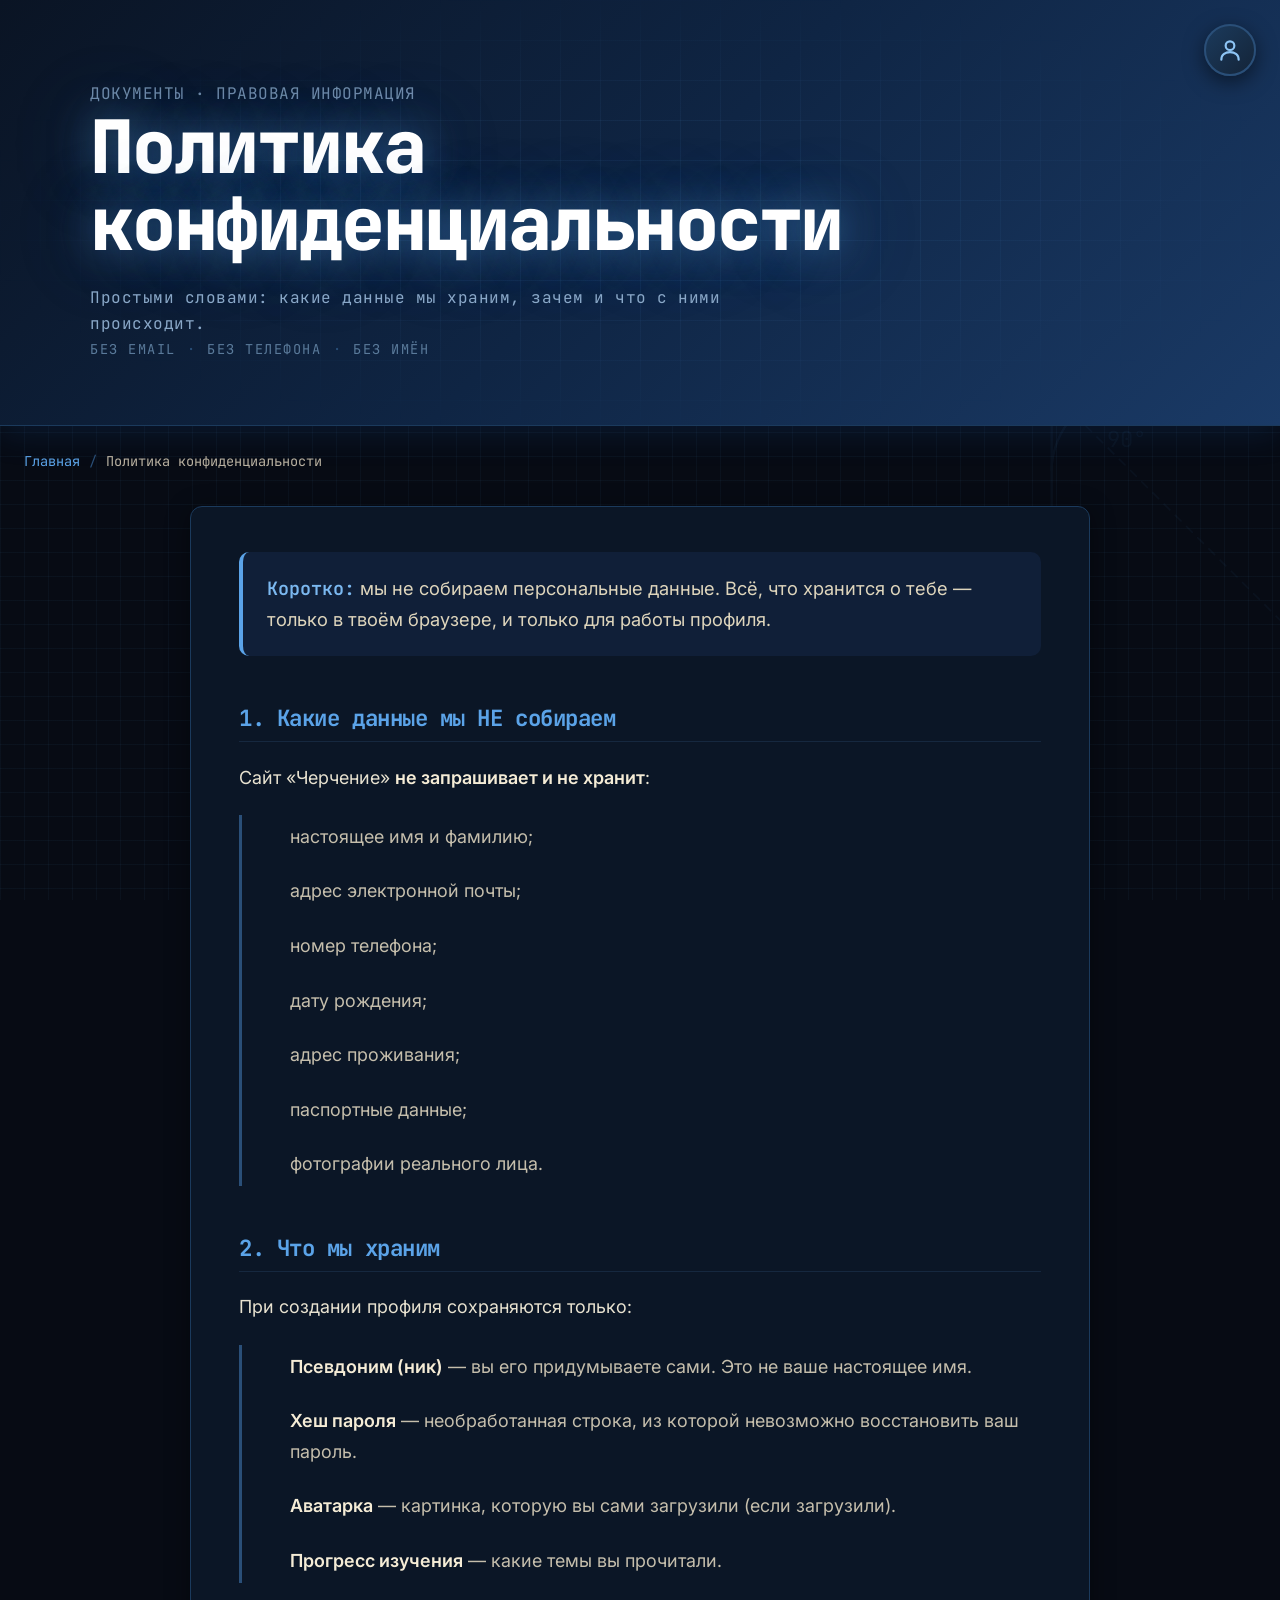
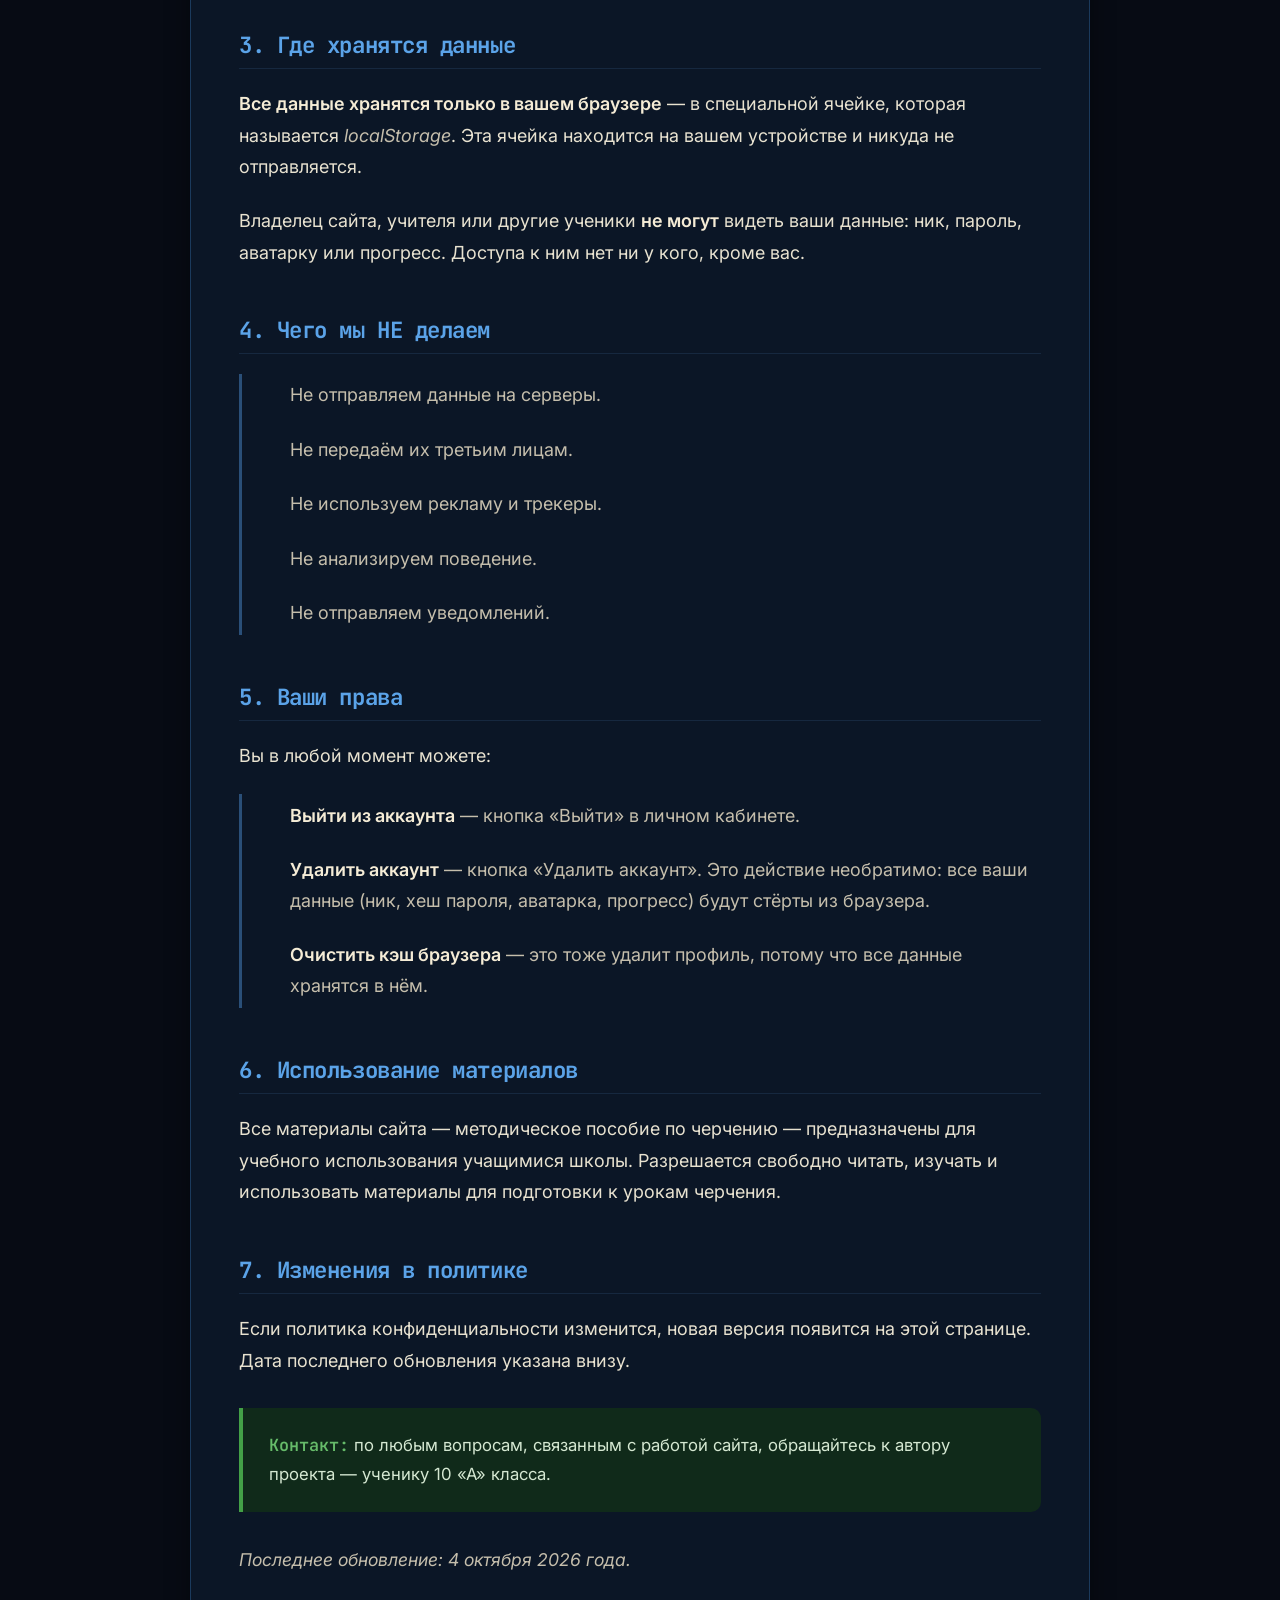
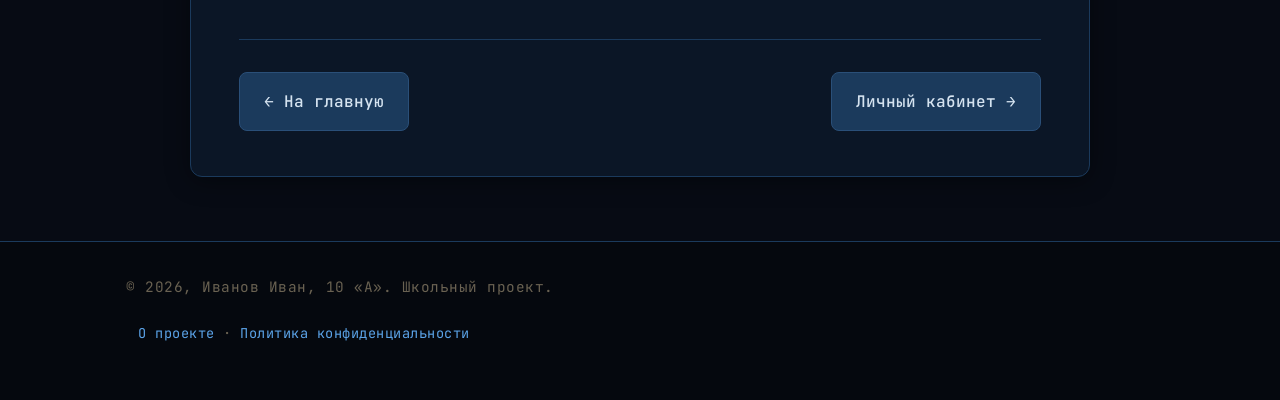
<file: privacy.html>
<!DOCTYPE html>
<html lang="ru">
<head>
    <meta charset="UTF-8">
    <meta name="viewport" content="width=device-width, initial-scale=1.0">
    <title>Политика конфиденциальности</title>
    <link rel="icon" type="image/svg+xml" href="data:image/svg+xml,%3Csvg xmlns='http://www.w3.org/2000/svg' viewBox='0 0 100 100'%3E%3Crect width='100' height='100' rx='20' fill='%230f2544'/%3E%3Ctext x='50' y='72' font-family='JetBrains Mono, monospace' font-size='70' font-weight='800' fill='%237bb8f0' text-anchor='middle'%3EЧ%3C/text%3E%3C/svg%3E">
    <link rel="stylesheet" href="style.css">
</head>
<body class="section-page">

    <div class="reading-progress"><div class="reading-progress-bar" id="progressBar"></div></div>

    <div class="home-decor" aria-hidden="true">
        <svg class="decor decor-1" viewBox="0 0 300 300">
            <circle cx="150" cy="150" r="140" fill="none" stroke="#5ba3e8" stroke-width="1.5"/>
            <circle cx="150" cy="150" r="100" fill="none" stroke="#5ba3e8" stroke-width="1"/>
            <circle cx="150" cy="150" r="60" fill="none" stroke="#5ba3e8" stroke-width="1"/>
            <line x1="10" y1="150" x2="290" y2="150" stroke="#5ba3e8" stroke-width="1" stroke-dasharray="8 4"/>
            <line x1="150" y1="10" x2="150" y2="290" stroke="#5ba3e8" stroke-width="1" stroke-dasharray="8 4"/>
            <circle cx="150" cy="150" r="3" fill="#5ba3e8"/>
        </svg>
        <svg class="decor decor-2" viewBox="0 0 240 240">
            <line x1="20" y1="20" x2="220" y2="20" stroke="#5ba3e8" stroke-width="1.5"/>
            <line x1="20" y1="20" x2="20" y2="220" stroke="#5ba3e8" stroke-width="1.5"/>
            <line x1="20" y1="20" x2="220" y2="220" stroke="#5ba3e8" stroke-width="1" stroke-dasharray="6 4"/>
            <path d="M 70 20 A 50 50 0 0 0 20 70" fill="none" stroke="#5ba3e8" stroke-width="1.5"/>
            <text x="55" y="55" fill="#5ba3e8" font-size="14" font-family="JetBrains Mono, monospace">90°</text>
        </svg>
    </div>

    <header class="site-header hero-header">
        <div class="hero-content">
            <p class="hero-overline">Документы · Правовая информация</p>
            <h1>Политика<br>конфиденциальности</h1>
            <p class="hero-sub">Простыми словами: какие данные мы храним, зачем и что с ними происходит.</p>
            <div class="hero-meta">
                <span>Без email</span>
                <span class="dot">·</span>
                <span>без телефона</span>
                <span class="dot">·</span>
                <span>без имён</span>
            </div>
        </div>
    </header>

    <nav class="breadcrumbs">
        <a href="index.html">Главная</a>
        <span class="breadcrumbs-sep">/</span>
        <span class="breadcrumbs-current">Политика конфиденциальности</span>
    </nav>

    <main class="content" style="max-width: 900px; margin: 2rem auto;">

        <p class="lead center">
            <strong>Коротко:</strong> мы не собираем персональные данные. Всё, что хранится о тебе — только в твоём браузере, и только для работы профиля.
        </p>

        <h3 id="p1">1. Какие данные мы НЕ собираем</h3>

        <p>Сайт «Черчение» <strong>не запрашивает и не хранит</strong>:</p>

        <ul class="list-right">
            <li>настоящее имя и фамилию;</li>
            <li>адрес электронной почты;</li>
            <li>номер телефона;</li>
            <li>дату рождения;</li>
            <li>адрес проживания;</li>
            <li>паспортные данные;</li>
            <li>фотографии реального лица.</li>
        </ul>

        <h3 id="p2">2. Что мы храним</h3>

        <p>При создании профиля сохраняются только:</p>

        <ul class="list-right">
            <li><strong>Псевдоним (ник)</strong> — вы его придумываете сами. Это не ваше настоящее имя.</li>
            <li><strong>Хеш пароля</strong> — необработанная строка, из которой невозможно восстановить ваш пароль.</li>
            <li><strong>Аватарка</strong> — картинка, которую вы сами загрузили (если загрузили).</li>
            <li><strong>Прогресс изучения</strong> — какие темы вы прочитали.</li>
        </ul>

        <h3 id="p3">3. Где хранятся данные</h3>

        <p><strong>Все данные хранятся только в вашем браузере</strong> — в специальной ячейке, которая называется <em>localStorage</em>. Эта ячейка находится на вашем устройстве и никуда не отправляется.</p>

        <p>Владелец сайта, учителя или другие ученики <strong>не могут</strong> видеть ваши данные: ник, пароль, аватарку или прогресс. Доступа к ним нет ни у кого, кроме вас.</p>

        <h3 id="p4">4. Чего мы НЕ делаем</h3>

        <ul class="list-right">
            <li>Не отправляем данные на серверы.</li>
            <li>Не передаём их третьим лицам.</li>
            <li>Не используем рекламу и трекеры.</li>
            <li>Не анализируем поведение.</li>
            <li>Не отправляем уведомлений.</li>
        </ul>

        <h3 id="p5">5. Ваши права</h3>

        <p>Вы в любой момент можете:</p>

        <ul class="list-right">
            <li><strong>Выйти из аккаунта</strong> — кнопка «Выйти» в личном кабинете.</li>
            <li><strong>Удалить аккаунт</strong> — кнопка «Удалить аккаунт». Это действие необратимо: все ваши данные (ник, хеш пароля, аватарка, прогресс) будут стёрты из браузера.</li>
            <li><strong>Очистить кэш браузера</strong> — это тоже удалит профиль, потому что все данные хранятся в нём.</li>
        </ul>

        <h3 id="p6">6. Использование материалов</h3>

        <p>Все материалы сайта — методическое пособие по черчению — предназначены для учебного использования учащимися школы. Разрешается свободно читать, изучать и использовать материалы для подготовки к урокам черчения.</p>

        <h3 id="p7">7. Изменения в политике</h3>

        <p>Если политика конфиденциальности изменится, новая версия появится на этой странице. Дата последнего обновления указана внизу.</p>

        <div class="note">
            <strong>Контакт:</strong> по любым вопросам, связанным с работой сайта, обращайтесь к автору проекта — ученику 10 «А» класса.
        </div>

        <p class="center-italic">
            Последнее обновление: 4 октября 2026 года.
        </p>

        <nav class="page-nav">
            <a href="index.html">← На главную</a>
            <a href="account.html">Личный кабинет →</a>
        </nav>
    </main>

    <footer class="site-footer">
        <p>© 2026, Иванов Иван, 10 «А». Школьный проект.</p>
        <p style="margin-top: 0.6rem; font-size: 0.85rem;">
            <a href="about.html" style="color: #5ba3e8;">О проекте</a> ·
            <a href="privacy.html" style="color: #5ba3e8;">Политика конфиденциальности</a>
        </p>
    </footer>

    <script>
        (function() {
            var bar = document.getElementById('progressBar');
            if (!bar) return;
            function update() {
                var h = document.documentElement;
                var scrollTop = window.pageYOffset || h.scrollTop;
                var docHeight = h.scrollHeight - h.clientHeight;
                var percent = docHeight > 0 ? (scrollTop / docHeight) * 100 : 0;
                bar.style.width = percent + '%';
            }
            window.addEventListener('scroll', update, { passive: true });
            window.addEventListener('resize', update);
            update();
        })();
    </script>

    <script src="account.js"></script>
    <script src="ui-extras.js"></script>

</body>
</html>
</file>
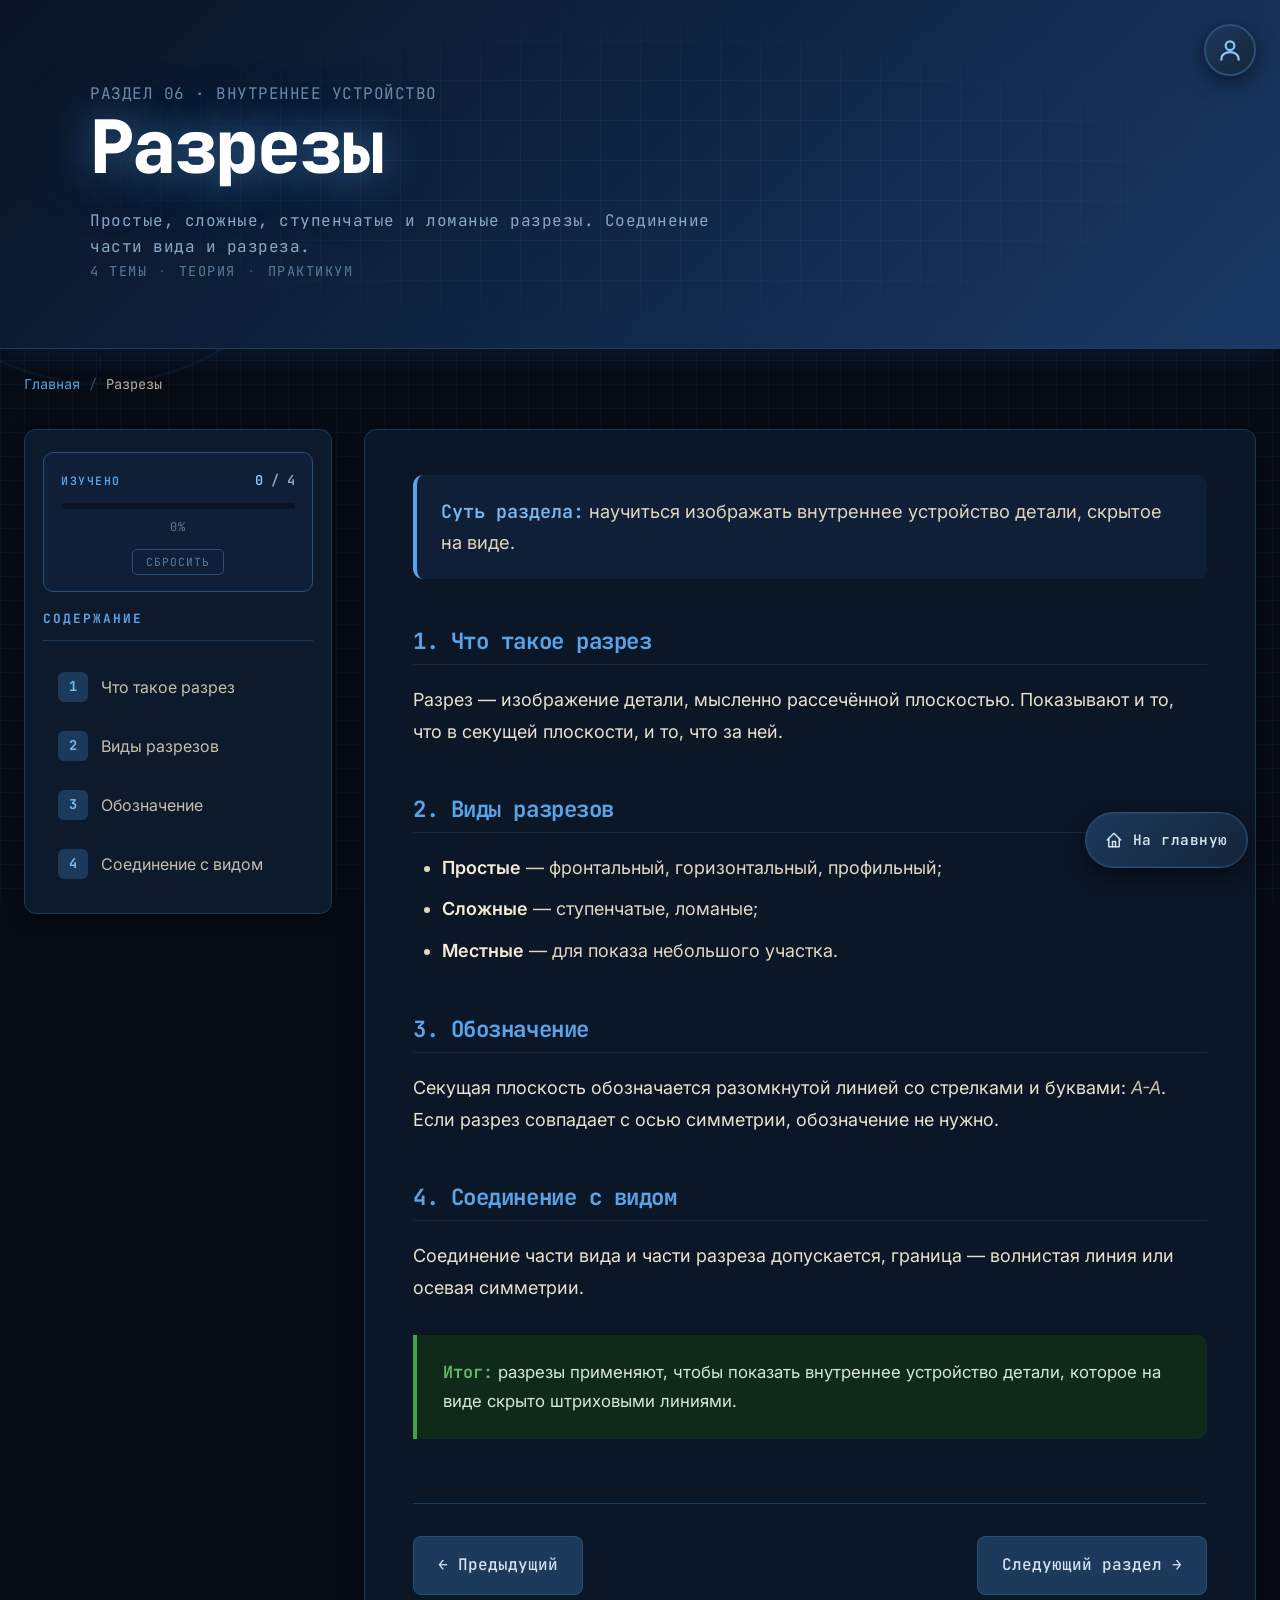
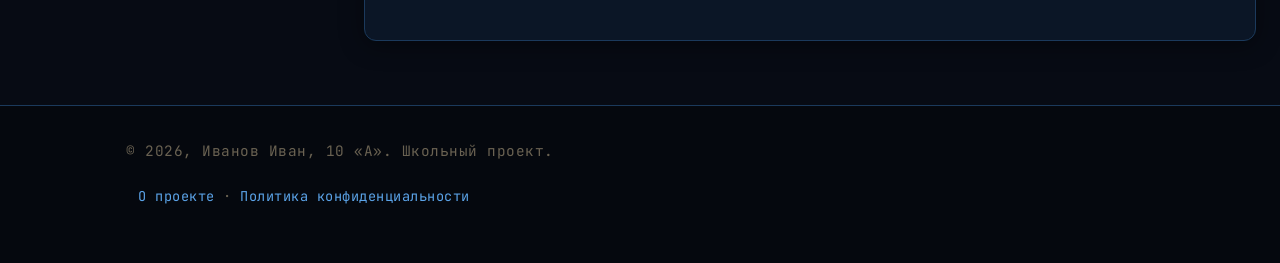
<file: razrezy.html>
<!DOCTYPE html>
<html lang="ru">
<head>
    <meta charset="UTF-8">
    <meta name="viewport" content="width=device-width, initial-scale=1.0">
    <title>Разрезы</title>
    <link rel="icon" type="image/svg+xml" href="data:image/svg+xml,%3Csvg xmlns='http://www.w3.org/2000/svg' viewBox='0 0 100 100'%3E%3Crect width='100' height='100' rx='20' fill='%230f2544'/%3E%3Ctext x='50' y='72' font-family='JetBrains Mono, monospace' font-size='70' font-weight='800' fill='%237bb8f0' text-anchor='middle'%3EЧ%3C/text%3E%3C/svg%3E">
    <link rel="stylesheet" href="style.css">
</head>
<body class="section-page">

    <div class="reading-progress"><div class="reading-progress-bar" id="progressBar"></div></div>

    <div class="home-decor" aria-hidden="true">
        <svg class="decor decor-1" viewBox="0 0 300 300">
            <circle cx="150" cy="150" r="140" fill="none" stroke="#5ba3e8" stroke-width="1.5"/>
            <circle cx="150" cy="150" r="100" fill="none" stroke="#5ba3e8" stroke-width="1"/>
            <line x1="10" y1="150" x2="290" y2="150" stroke="#5ba3e8" stroke-width="1" stroke-dasharray="8 4"/>
            <line x1="150" y1="10" x2="150" y2="290" stroke="#5ba3e8" stroke-width="1" stroke-dasharray="8 4"/>
        </svg>
    </div>

    <header class="site-header hero-header">
        <div class="hero-content">
            <p class="hero-overline">Раздел 06 · Внутреннее устройство</p>
            <h1>Разрезы</h1>
            <p class="hero-sub">Простые, сложные, ступенчатые и ломаные разрезы. Соединение части вида и разреза.</p>
            <div class="hero-meta">
                <span>4 темы</span>
                <span class="dot">·</span>
                <span>теория</span>
                <span class="dot">·</span>
                <span>практикум</span>
            </div>
        </div>
    </header>

    <nav class="breadcrumbs">
        <a href="index.html">Главная</a>
        <span class="breadcrumbs-sep">/</span>
        <span class="breadcrumbs-current">Разрезы</span>
    </nav>

    <div class="page-layout">

        <aside class="sidebar">
            <h3 class="sidebar-title">Содержание</h3>
            <nav class="sidebar-nav">
                <a href="#p1" class="sidebar-link"><span class="sidebar-num">1</span><span class="sidebar-text">Что такое разрез</span></a>
                <a href="#p2" class="sidebar-link"><span class="sidebar-num">2</span><span class="sidebar-text">Виды разрезов</span></a>
                <a href="#p3" class="sidebar-link"><span class="sidebar-num">3</span><span class="sidebar-text">Обозначение</span></a>
                <a href="#p4" class="sidebar-link"><span class="sidebar-num">4</span><span class="sidebar-text">Соединение с видом</span></a>
            </nav>
        </aside>

        <main class="content">

            <p class="lead center">
                <strong>Суть раздела:</strong> научиться изображать внутреннее устройство детали, скрытое на виде.
            </p>

            <h3 id="p1">1. Что такое разрез</h3>

            <p>Разрез — изображение детали, мысленно рассечённой плоскостью. Показывают и то, что в секущей плоскости, и то, что за ней.</p>

            <h3 id="p2">2. Виды разрезов</h3>

            <ul>
                <li><strong>Простые</strong> — фронтальный, горизонтальный, профильный;</li>
                <li><strong>Сложные</strong> — ступенчатые, ломаные;</li>
                <li><strong>Местные</strong> — для показа небольшого участка.</li>
            </ul>

            <h3 id="p3">3. Обозначение</h3>

            <p>Секущая плоскость обозначается разомкнутой линией со стрелками и буквами: <em>А-А</em>. Если разрез совпадает с осью симметрии, обозначение не нужно.</p>

            <h3 id="p4">4. Соединение с видом</h3>

            <p>Соединение части вида и части разреза допускается, граница — волнистая линия или осевая симметрии.</p>

            <div class="note">
                <strong>Итог:</strong> разрезы применяют, чтобы показать внутреннее устройство детали, которое на виде скрыто штриховыми линиями.
            </div>

            <nav class="page-nav">
                <a href="secheniya.html">← Предыдущий</a>
                <a href="soedineniya.html">Следующий раздел →</a>
            </nav>
        </main>

    </div>

    <footer class="site-footer">
        <p>© 2026, Иванов Иван, 10 «А». Школьный проект.</p>
        <p style="margin-top: 0.6rem; font-size: 0.85rem;">
            <a href="about.html" style="color: #5ba3e8;">О проекте</a> ·
            <a href="privacy.html" style="color: #5ba3e8;">Политика конфиденциальности</a>
        </p>
    </footer>

    <script>
        (function() {
            var bar = document.getElementById('progressBar');
            if (!bar) return;
            function update() {
                var h = document.documentElement;
                var scrollTop = window.pageYOffset || h.scrollTop;
                var docHeight = h.scrollHeight - h.clientHeight;
                var percent = docHeight > 0 ? (scrollTop / docHeight) * 100 : 0;
                bar.style.width = percent + '%';
            }
            window.addEventListener('scroll', update, { passive: true });
            window.addEventListener('resize', update);
            update();
        })();
    </script>

    <script src="progress.js"></script>
    <script src="account.js"></script>
    <script src="ui-extras.js"></script>

</body>
</html>
</file>
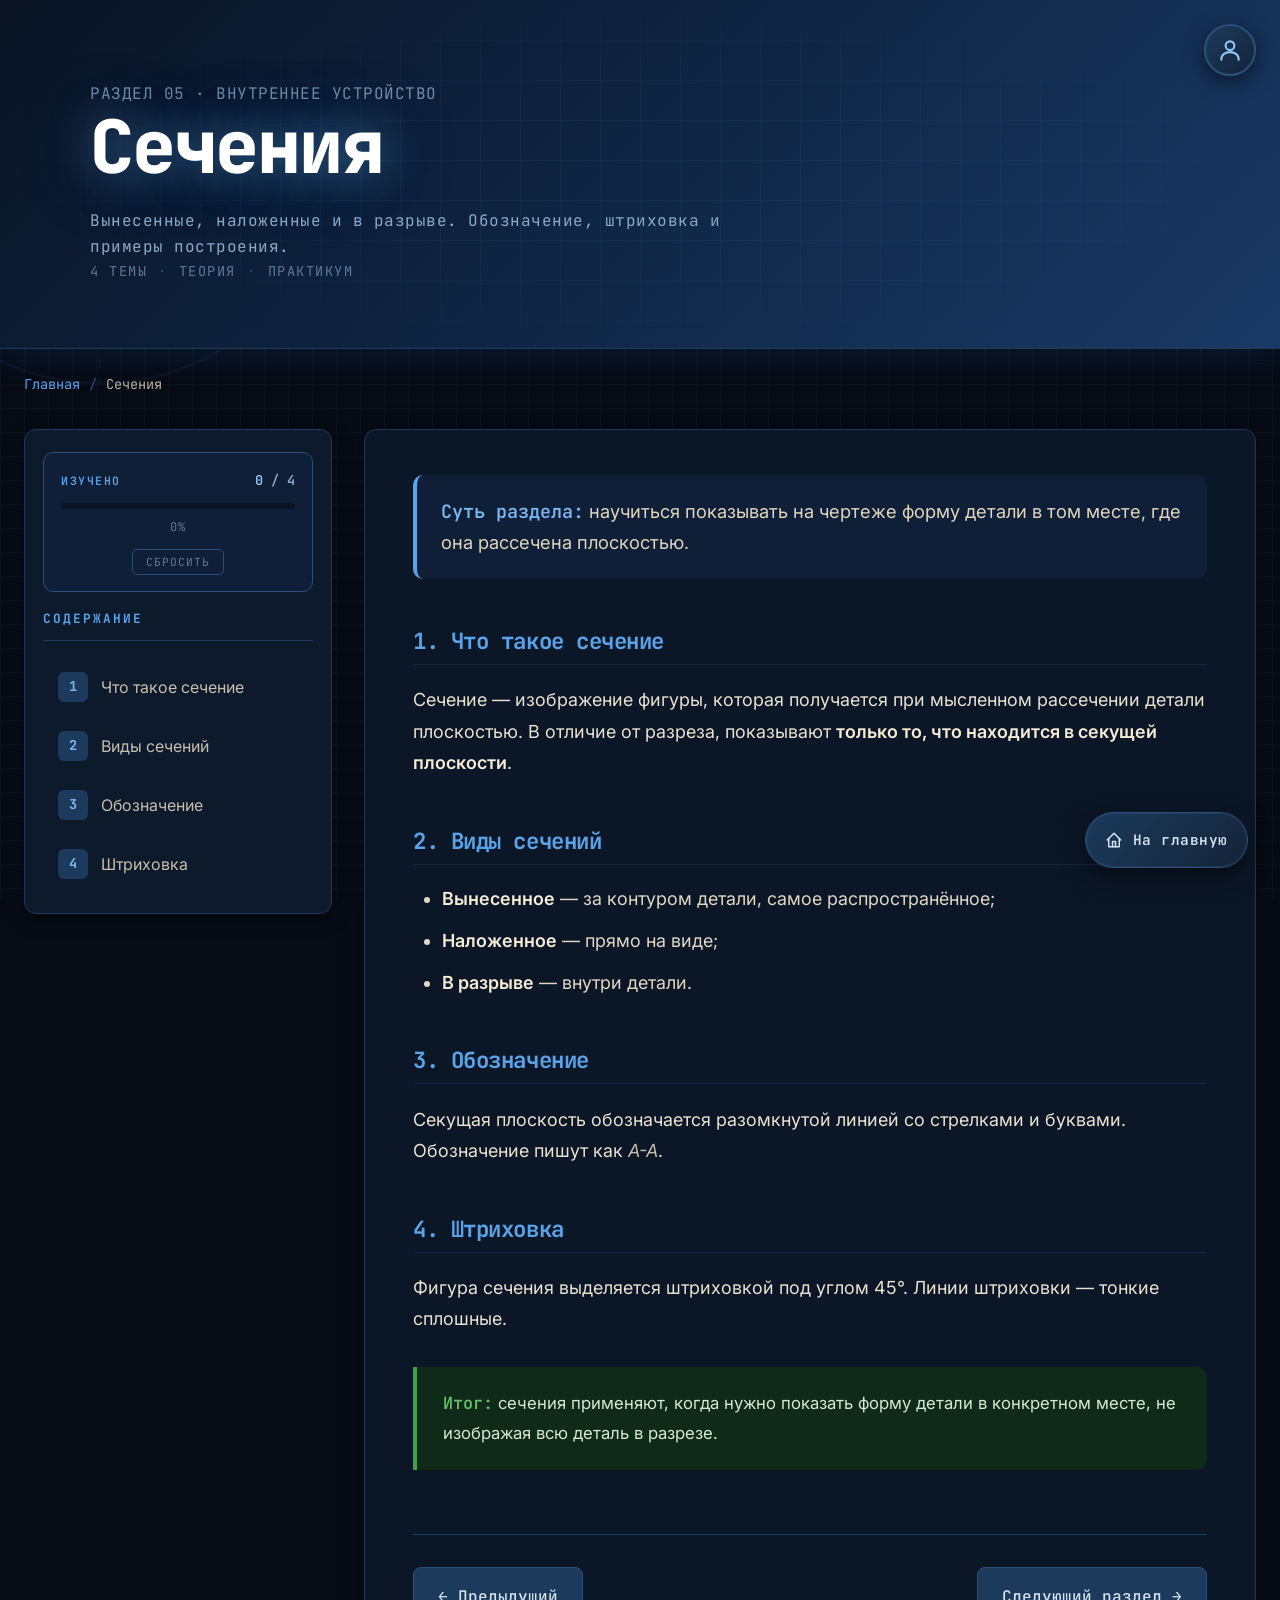
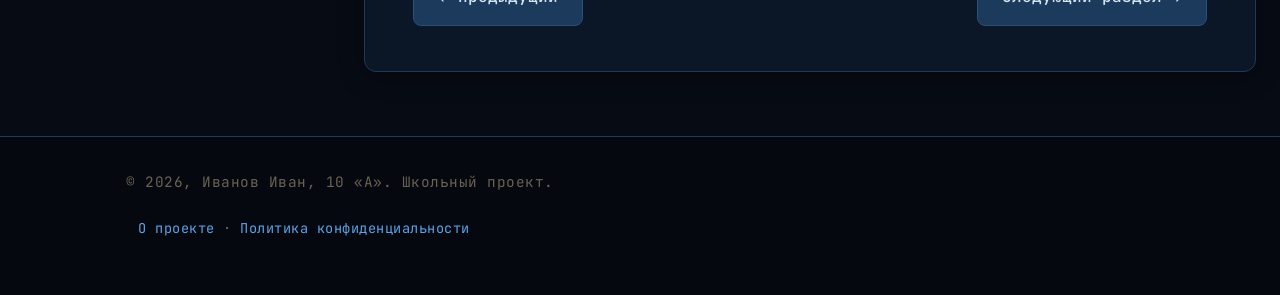
<file: secheniya.html>
<!DOCTYPE html>
<html lang="ru">
<head>
    <meta charset="UTF-8">
    <meta name="viewport" content="width=device-width, initial-scale=1.0">
    <title>Сечения</title>
    <link rel="icon" type="image/svg+xml" href="data:image/svg+xml,%3Csvg xmlns='http://www.w3.org/2000/svg' viewBox='0 0 100 100'%3E%3Crect width='100' height='100' rx='20' fill='%230f2544'/%3E%3Ctext x='50' y='72' font-family='JetBrains Mono, monospace' font-size='70' font-weight='800' fill='%237bb8f0' text-anchor='middle'%3EЧ%3C/text%3E%3C/svg%3E">
    <link rel="stylesheet" href="style.css">
</head>
<body class="section-page">

    <div class="reading-progress"><div class="reading-progress-bar" id="progressBar"></div></div>

    <div class="home-decor" aria-hidden="true">
        <svg class="decor decor-1" viewBox="0 0 300 300">
            <circle cx="150" cy="150" r="140" fill="none" stroke="#5ba3e8" stroke-width="1.5"/>
            <circle cx="150" cy="150" r="100" fill="none" stroke="#5ba3e8" stroke-width="1"/>
            <line x1="10" y1="150" x2="290" y2="150" stroke="#5ba3e8" stroke-width="1" stroke-dasharray="8 4"/>
            <line x1="150" y1="10" x2="150" y2="290" stroke="#5ba3e8" stroke-width="1" stroke-dasharray="8 4"/>
        </svg>
    </div>

    <header class="site-header hero-header">
        <div class="hero-content">
            <p class="hero-overline">Раздел 05 · Внутреннее устройство</p>
            <h1>Сечения</h1>
            <p class="hero-sub">Вынесенные, наложенные и в разрыве. Обозначение, штриховка и примеры построения.</p>
            <div class="hero-meta">
                <span>4 темы</span>
                <span class="dot">·</span>
                <span>теория</span>
                <span class="dot">·</span>
                <span>практикум</span>
            </div>
        </div>
    </header>

    <nav class="breadcrumbs">
        <a href="index.html">Главная</a>
        <span class="breadcrumbs-sep">/</span>
        <span class="breadcrumbs-current">Сечения</span>
    </nav>

    <div class="page-layout">

        <aside class="sidebar">
            <h3 class="sidebar-title">Содержание</h3>
            <nav class="sidebar-nav">
                <a href="#p1" class="sidebar-link"><span class="sidebar-num">1</span><span class="sidebar-text">Что такое сечение</span></a>
                <a href="#p2" class="sidebar-link"><span class="sidebar-num">2</span><span class="sidebar-text">Виды сечений</span></a>
                <a href="#p3" class="sidebar-link"><span class="sidebar-num">3</span><span class="sidebar-text">Обозначение</span></a>
                <a href="#p4" class="sidebar-link"><span class="sidebar-num">4</span><span class="sidebar-text">Штриховка</span></a>
            </nav>
        </aside>

        <main class="content">

            <p class="lead center">
                <strong>Суть раздела:</strong> научиться показывать на чертеже форму детали в том месте, где она рассечена плоскостью.
            </p>

            <h3 id="p1">1. Что такое сечение</h3>

            <p>Сечение — изображение фигуры, которая получается при мысленном рассечении детали плоскостью. В отличие от разреза, показывают <strong>только то, что находится в секущей плоскости</strong>.</p>

            <h3 id="p2">2. Виды сечений</h3>

            <ul>
                <li><strong>Вынесенное</strong> — за контуром детали, самое распространённое;</li>
                <li><strong>Наложенное</strong> — прямо на виде;</li>
                <li><strong>В разрыве</strong> — внутри детали.</li>
            </ul>

            <h3 id="p3">3. Обозначение</h3>

            <p>Секущая плоскость обозначается разомкнутой линией со стрелками и буквами. Обозначение пишут как <em>А-А</em>.</p>

            <h3 id="p4">4. Штриховка</h3>

            <p>Фигура сечения выделяется штриховкой под углом 45°. Линии штриховки — тонкие сплошные.</p>

            <div class="note">
                <strong>Итог:</strong> сечения применяют, когда нужно показать форму детали в конкретном месте, не изображая всю деталь в разрезе.
            </div>

            <nav class="page-nav">
                <a href="aksonometriya.html">← Предыдущий</a>
                <a href="razrezy.html">Следующий раздел →</a>
            </nav>
        </main>

    </div>

    <footer class="site-footer">
        <p>© 2026, Иванов Иван, 10 «А». Школьный проект.</p>
        <p style="margin-top: 0.6rem; font-size: 0.85rem;">
            <a href="about.html" style="color: #5ba3e8;">О проекте</a> ·
            <a href="privacy.html" style="color: #5ba3e8;">Политика конфиденциальности</a>
        </p>
    </footer>

    <script>
        (function() {
            var bar = document.getElementById('progressBar');
            if (!bar) return;
            function update() {
                var h = document.documentElement;
                var scrollTop = window.pageYOffset || h.scrollTop;
                var docHeight = h.scrollHeight - h.clientHeight;
                var percent = docHeight > 0 ? (scrollTop / docHeight) * 100 : 0;
                bar.style.width = percent + '%';
            }
            window.addEventListener('scroll', update, { passive: true });
            window.addEventListener('resize', update);
            update();
        })();
    </script>

    <script src="progress.js"></script>
    <script src="account.js"></script>
    <script src="ui-extras.js"></script>

</body>
</html>
</file>
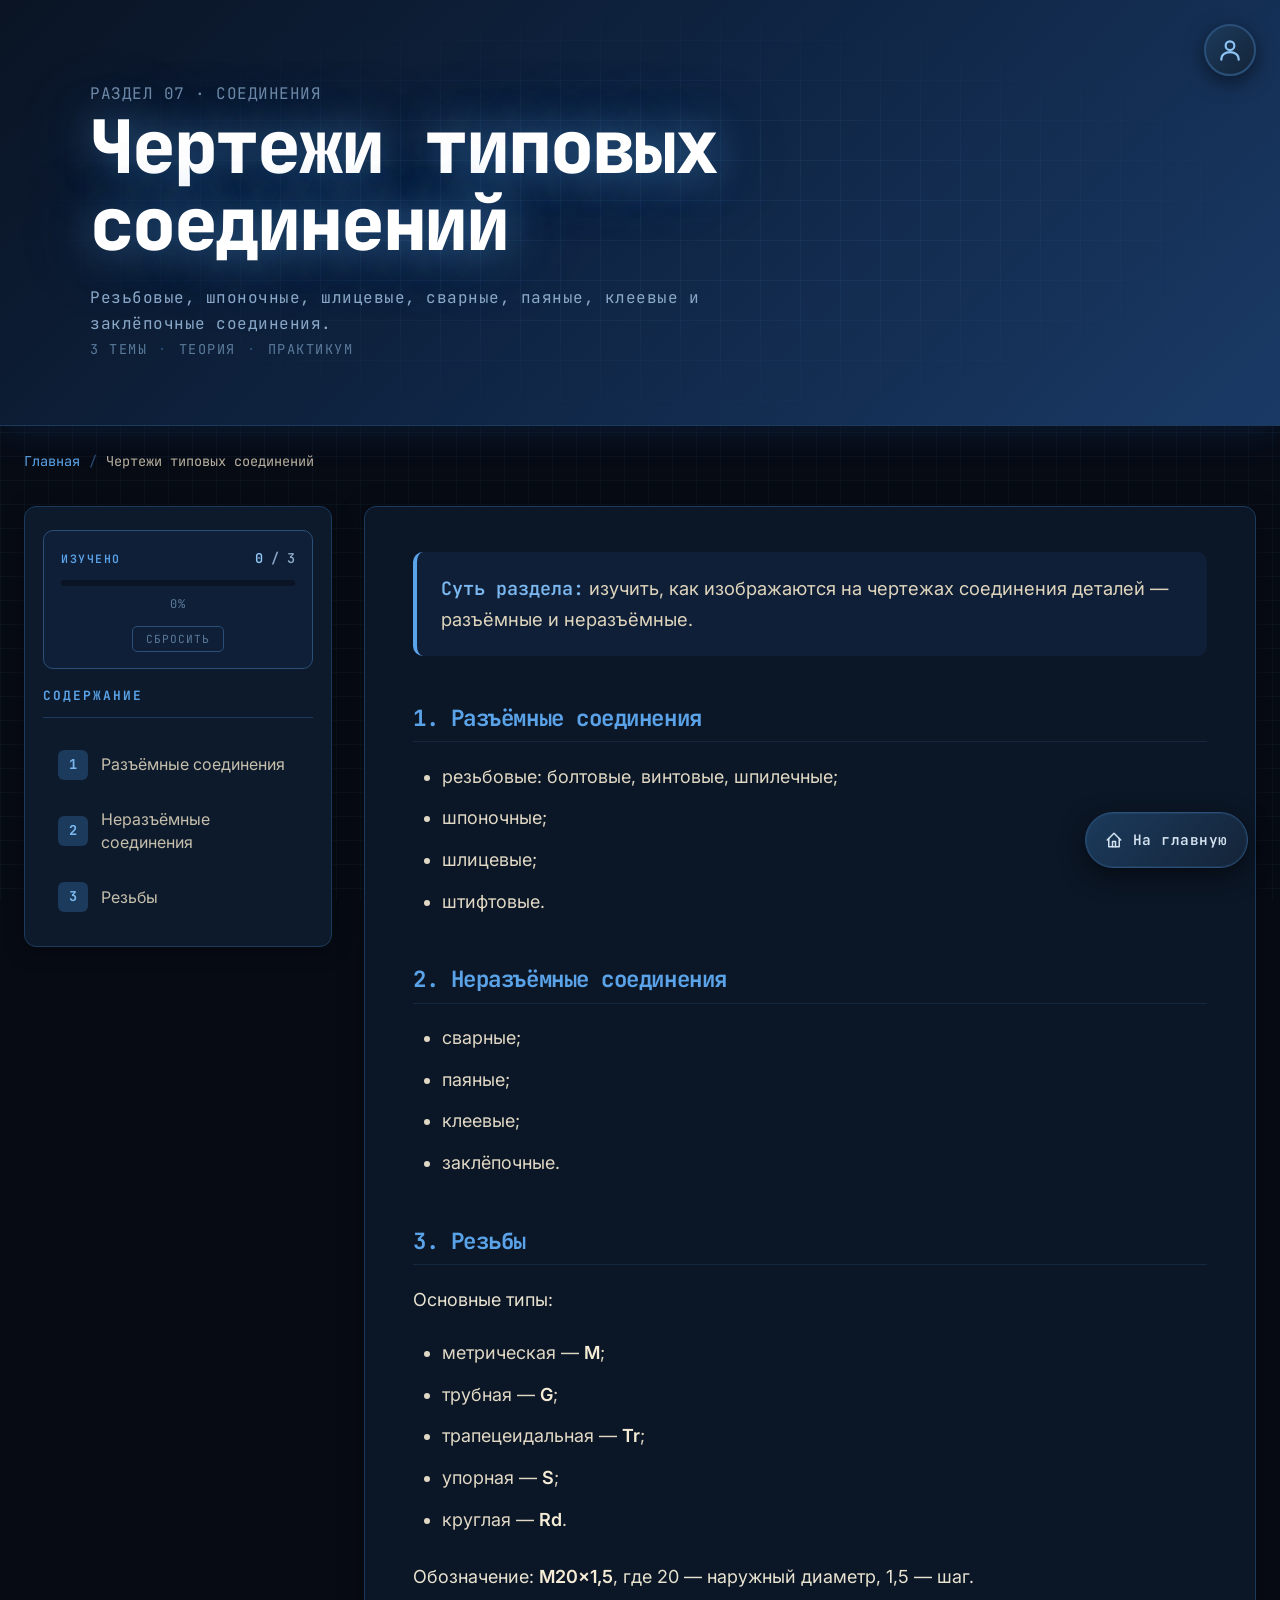
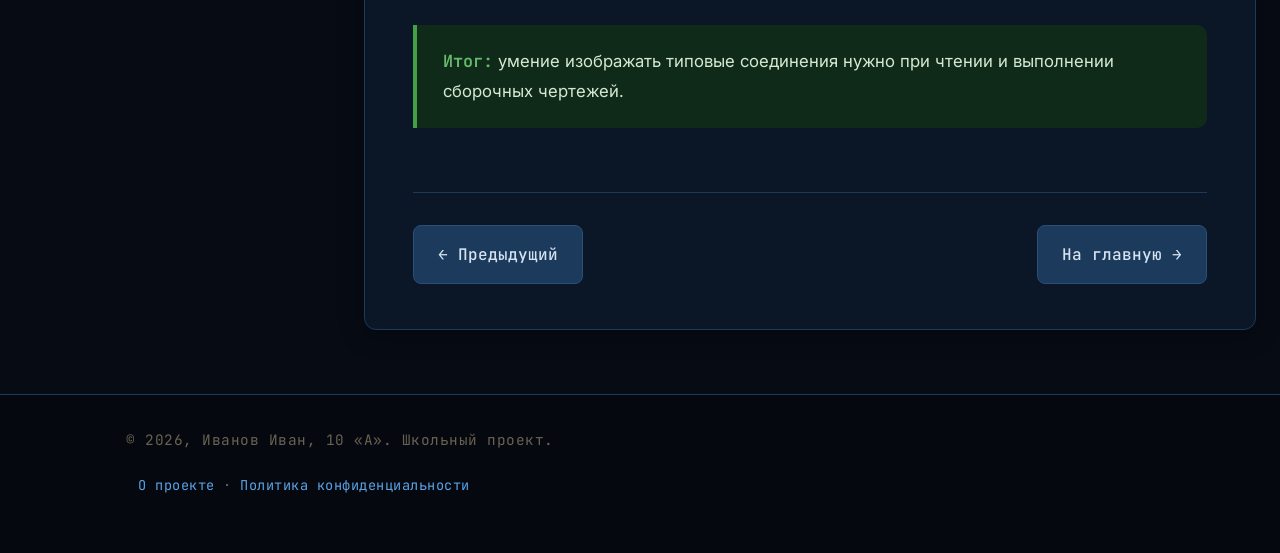
<file: soedineniya.html>
<!DOCTYPE html>
<html lang="ru">
<head>
    <meta charset="UTF-8">
    <meta name="viewport" content="width=device-width, initial-scale=1.0">
    <title>Чертежи типовых соединений деталей</title>
    <link rel="icon" type="image/svg+xml" href="data:image/svg+xml,%3Csvg xmlns='http://www.w3.org/2000/svg' viewBox='0 0 100 100'%3E%3Crect width='100' height='100' rx='20' fill='%230f2544'/%3E%3Ctext x='50' y='72' font-family='JetBrains Mono, monospace' font-size='70' font-weight='800' fill='%237bb8f0' text-anchor='middle'%3EЧ%3C/text%3E%3C/svg%3E">
    <link rel="stylesheet" href="style.css">
</head>
<body class="section-page">

    <div class="reading-progress"><div class="reading-progress-bar" id="progressBar"></div></div>

    <div class="home-decor" aria-hidden="true">
        <svg class="decor decor-1" viewBox="0 0 300 300">
            <circle cx="150" cy="150" r="140" fill="none" stroke="#5ba3e8" stroke-width="1.5"/>
            <circle cx="150" cy="150" r="100" fill="none" stroke="#5ba3e8" stroke-width="1"/>
            <line x1="10" y1="150" x2="290" y2="150" stroke="#5ba3e8" stroke-width="1" stroke-dasharray="8 4"/>
            <line x1="150" y1="10" x2="150" y2="290" stroke="#5ba3e8" stroke-width="1" stroke-dasharray="8 4"/>
        </svg>
    </div>

    <header class="site-header hero-header">
        <div class="hero-content">
            <p class="hero-overline">Раздел 07 · Соединения</p>
            <h1>Чертежи типовых<br>соединений</h1>
            <p class="hero-sub">Резьбовые, шпоночные, шлицевые, сварные, паяные, клеевые и заклёпочные соединения.</p>
            <div class="hero-meta">
                <span>3 темы</span>
                <span class="dot">·</span>
                <span>теория</span>
                <span class="dot">·</span>
                <span>практикум</span>
            </div>
        </div>
    </header>

    <nav class="breadcrumbs">
        <a href="index.html">Главная</a>
        <span class="breadcrumbs-sep">/</span>
        <span class="breadcrumbs-current">Чертежи типовых соединений</span>
    </nav>

    <div class="page-layout">

        <aside class="sidebar">
            <h3 class="sidebar-title">Содержание</h3>
            <nav class="sidebar-nav">
                <a href="#p1" class="sidebar-link"><span class="sidebar-num">1</span><span class="sidebar-text">Разъёмные соединения</span></a>
                <a href="#p2" class="sidebar-link"><span class="sidebar-num">2</span><span class="sidebar-text">Неразъёмные соединения</span></a>
                <a href="#p3" class="sidebar-link"><span class="sidebar-num">3</span><span class="sidebar-text">Резьбы</span></a>
            </nav>
        </aside>

        <main class="content">

            <p class="lead center">
                <strong>Суть раздела:</strong> изучить, как изображаются на чертежах соединения деталей — разъёмные и неразъёмные.
            </p>

            <h3 id="p1">1. Разъёмные соединения</h3>

            <ul>
                <li>резьбовые: болтовые, винтовые, шпилечные;</li>
                <li>шпоночные;</li>
                <li>шлицевые;</li>
                <li>штифтовые.</li>
            </ul>

            <h3 id="p2">2. Неразъёмные соединения</h3>

            <ul>
                <li>сварные;</li>
                <li>паяные;</li>
                <li>клеевые;</li>
                <li>заклёпочные.</li>
            </ul>

            <h3 id="p3">3. Резьбы</h3>

            <p>Основные типы:</p>

            <ul>
                <li>метрическая — <strong>M</strong>;</li>
                <li>трубная — <strong>G</strong>;</li>
                <li>трапецеидальная — <strong>Tr</strong>;</li>
                <li>упорная — <strong>S</strong>;</li>
                <li>круглая — <strong>Rd</strong>.</li>
            </ul>

            <p>Обозначение: <strong>M20×1,5</strong>, где 20 — наружный диаметр, 1,5 — шаг.</p>

            <div class="note">
                <strong>Итог:</strong> умение изображать типовые соединения нужно при чтении и выполнении сборочных чертежей.
            </div>

            <nav class="page-nav">
                <a href="razrezy.html">← Предыдущий</a>
                <a href="index.html">На главную →</a>
            </nav>
        </main>

    </div>

    <footer class="site-footer">
        <p>© 2026, Иванов Иван, 10 «А». Школьный проект.</p>
        <p style="margin-top: 0.6rem; font-size: 0.85rem;">
            <a href="about.html" style="color: #5ba3e8;">О проекте</a> ·
            <a href="privacy.html" style="color: #5ba3e8;">Политика конфиденциальности</a>
        </p>
    </footer>

    <script>
        (function() {
            var bar = document.getElementById('progressBar');
            if (!bar) return;
            function update() {
                var h = document.documentElement;
                var scrollTop = window.pageYOffset || h.scrollTop;
                var docHeight = h.scrollHeight - h.clientHeight;
                var percent = docHeight > 0 ? (scrollTop / docHeight) * 100 : 0;
                bar.style.width = percent + '%';
            }
            window.addEventListener('scroll', update, { passive: true });
            window.addEventListener('resize', update);
            update();
        })();
    </script>

    <script src="progress.js"></script>
    <script src="account.js"></script>
    <script src="ui-extras.js"></script>

</body>
</html>
</file>
<file: style.css>
/* ============================================================
   ЧЕРЧЕНИЕ — МЕТОДИЧЕСКОЕ ПОСОБИЕ
   Полная версия: тёплые цвета, крупный шрифт, прогресс, игры, аккаунты
   ============================================================ */

@import url('https://fonts.googleapis.com/css2?family=JetBrains+Mono:wght@400;500;700;800&family=Inter:wght@400;500;600;700&display=swap');

* {
    box-sizing: border-box;
}

html {
    scroll-behavior: smooth;
}

body {
    margin: 0;
    font-family: "Inter", "Segoe UI", Arial, sans-serif;
    font-size: 18px;
    line-height: 1.75;
    background-color: #070b14;
    color: #e8e2d0;
    -webkit-font-smoothing: antialiased;
    animation: pageFade 0.7s ease-out;
    cursor: url("data:image/svg+xml;utf8,<svg xmlns='http://www.w3.org/2000/svg' width='28' height='28' viewBox='0 0 28 28'><path d='M14 1 L14 11 M14 17 L14 27 M1 14 L11 14 M17 14 L27 14' stroke='%235ba3e8' stroke-width='1.2' fill='none'/><circle cx='14' cy='14' r='1.2' fill='%235ba3e8'/></svg>") 14 14, crosshair;
}

body::before {
    content: "";
    position: fixed;
    inset: 0;
    background-image:
        linear-gradient(rgba(91, 163, 232, 0.05) 1px, transparent 1px),
        linear-gradient(90deg, rgba(91, 163, 232, 0.05) 1px, transparent 1px);
    background-size: 24px 24px;
    animation: gridMove 30s linear infinite;
    pointer-events: none;
    z-index: 0;
}

@keyframes gridMove {
    from { background-position: 0 0, 0 0; }
    to   { background-position: 24px 24px, 24px 24px; }
}

body.home-page::before {
    display: none;
}

.site-header,
.page-layout,
.content,
.sidebar,
.site-footer,
.breadcrumbs,
.home-main,
.games-main,
.account-main {
    position: relative;
    z-index: 1;
}

.reading-progress {
    position: fixed;
    top: 0;
    left: 0;
    width: 100%;
    height: 3px;
    background: transparent;
    z-index: 9999;
    pointer-events: none;
}

.reading-progress-bar {
    height: 100%;
    width: 0;
    background: linear-gradient(90deg, #5ba3e8, #8ec5f5);
    box-shadow: 0 0 12px rgba(91, 163, 232, 0.7);
    transition: width 0.1s ease-out;
}

a,
button,
summary,
.card,
.bento-card,
.sidebar-link,
.page-nav a,
.quiz-answer,
.match-card,
.tf-btn {
    cursor: pointer;
}

@keyframes pageFade {
    from { opacity: 0; }
    to   { opacity: 1; }
}

@keyframes slideUp {
    from { opacity: 0; transform: translateY(20px); }
    to   { opacity: 1; transform: translateY(0); }
}

@keyframes slideRight {
    from { opacity: 0; transform: translateX(-15px); }
    to   { opacity: 1; transform: translateX(0); }
}

h1, h2, h3, h4 {
    font-family: "JetBrains Mono", monospace;
    font-weight: 700;
    line-height: 1.3;
    margin: 0 0 1.2rem;
    letter-spacing: -0.02em;
}

p {
    margin: 0 0 1.4rem;
    max-width: 72ch;
}

a {
    color: #5ba3e8;
    text-decoration: none;
    transition: color 0.15s;
}

a:hover { color: #8ec5f5; }

.site-header {
    background: linear-gradient(135deg, #0a1424 0%, #0f2544 50%, #1a3a66 100%);
    color: #fff;
    padding: 3rem 1.5rem 2.5rem;
    text-align: center;
    border-bottom: 1px solid #1b3a5c;
    box-shadow: 0 8px 32px rgba(30, 100, 200, 0.15);
    overflow: hidden;
}

.site-header::after {
    content: "";
    position: absolute;
    inset: 0;
    background-image:
        linear-gradient(rgba(91, 163, 232, 0.06) 1px, transparent 1px),
        linear-gradient(90deg, rgba(91, 163, 232, 0.06) 1px, transparent 1px);
    background-size: 40px 40px;
    pointer-events: none;
}

.site-header h1 {
    font-size: 2.2rem;
    font-weight: 800;
    letter-spacing: 1px;
    margin: 0 0 0.5rem;
    color: #7bb8f0;
    text-shadow: 0 0 24px rgba(91, 163, 232, 0.4);
    position: relative;
    z-index: 1;
}

.site-header p {
    margin: 0;
    font-size: 1rem;
    font-family: "JetBrains Mono", monospace;
    color: #8aa8c8;
    letter-spacing: 0.5px;
    position: relative;
    z-index: 1;
}

.hero-header {
    padding: 5rem 1.5rem 4rem;
    position: relative;
    overflow: hidden;
    text-align: left;
}

.hero-header::after {
    content: "";
    position: absolute;
    inset: 0;
    background-image:
        linear-gradient(rgba(91, 163, 232, 0.07) 1px, transparent 1px),
        linear-gradient(90deg, rgba(91, 163, 232, 0.07) 1px, transparent 1px);
    background-size: 40px 40px;
    pointer-events: none;
    mask-image: radial-gradient(ellipse at center, #000 30%, transparent 75%);
    -webkit-mask-image: radial-gradient(ellipse at center, #000 30%, transparent 75%);
}

.hero-content {
    position: relative;
    z-index: 1;
    max-width: 1100px;
    margin: 0 auto;
}

.hero-overline {
    font-family: "JetBrains Mono", monospace;
    font-size: 0.85rem;
    color: #5ba3e8;
    letter-spacing: 3px;
    text-transform: uppercase;
    margin: 0 0 1.2rem;
    opacity: 0.8;
    animation: slideUp 0.6s ease-out 0.05s backwards;
}

.hero-header h1 {
    font-family: "JetBrains Mono", monospace;
    font-size: clamp(2.4rem, 6vw, 4.6rem);
    font-weight: 800;
    line-height: 1.05;
    letter-spacing: -0.03em;
    margin: 0 0 1.4rem;
    color: #ffffff;
    text-shadow:
        0 0 40px rgba(91, 163, 232, 0.5),
        0 0 90px rgba(91, 163, 232, 0.25);
    animation: slideUp 0.7s ease-out 0.15s backwards;
}

.home-page .hero-header h1 {
    font-size: clamp(3.5rem, 9vw, 7.5rem);
    line-height: 0.95;
}

.hero-sub {
    font-size: 1.2rem;
    color: #b8b0a0;
    max-width: 680px;
    margin: 0 0 2rem;
    line-height: 1.65;
    animation: slideUp 0.7s ease-out 0.3s backwards;
}

.hero-meta {
    display: flex;
    gap: 0.7rem;
    font-family: "JetBrains Mono", monospace;
    font-size: 0.85rem;
    color: #5a7a9a;
    letter-spacing: 1.5px;
    text-transform: uppercase;
    animation: slideUp 0.7s ease-out 0.45s backwards;
    flex-wrap: wrap;
}

.hero-meta .dot {
    color: #2a4f78;
}

.breadcrumbs {
    max-width: 1400px;
    margin: 1.5rem auto 0;
    padding: 0 1.5rem;
    font-family: "JetBrains Mono", monospace;
    font-size: 0.85rem;
    color: #8a8272;
    display: flex;
    align-items: center;
    gap: 0.55rem;
    flex-wrap: wrap;
    animation: slideUp 0.5s ease-out 0.2s backwards;
}

.breadcrumbs a {
    color: #5ba3e8;
    transition: color 0.15s;
}

.breadcrumbs a:hover {
    color: #8ec5f5;
    text-decoration: underline;
}

.breadcrumbs-sep {
    color: #2a4f78;
    user-select: none;
}

.breadcrumbs-current {
    color: #b8b0a0;
}

.page-layout {
    display: flex;
    gap: 2rem;
    max-width: 1400px;
    margin: 2rem auto;
    padding: 0 1.5rem;
    align-items: flex-start;
}

.sidebar {
    flex: 0 0 25%;
    position: sticky;
    top: 1.5rem;
    background: #0d1a2b;
    border: 1px solid #1b3a5c;
    border-radius: 12px;
    padding: 1.4rem 1.1rem;
    max-height: calc(100vh - 3rem);
    overflow-y: auto;
    box-shadow: 0 4px 20px rgba(0, 0, 0, 0.4);
    animation: slideRight 0.6s ease-out 0.3s backwards;
}

.sidebar-title {
    margin: 0 0 1.2rem;
    padding-bottom: 0.8rem;
    font-family: "JetBrains Mono", monospace;
    font-size: 0.8rem;
    font-weight: 700;
    text-transform: uppercase;
    letter-spacing: 2px;
    color: #5ba3e8;
    border-bottom: 1px solid #1b3a5c;
}

.sidebar-nav {
    display: flex;
    flex-direction: column;
    gap: 0.3rem;
}

.sidebar-link {
    display: flex;
    align-items: center;
    gap: 0.8rem;
    padding: 0.75rem 0.8rem;
    border-radius: 8px;
    color: #c5beac;
    font-size: 1rem;
    border-left: 3px solid transparent;
    transition: all 0.15s;
}

.sidebar-link:hover {
    background: #142438;
    color: #ffffff;
    border-left-color: #5ba3e8;
    text-decoration: none;
}

.sidebar-num {
    display: flex;
    align-items: center;
    justify-content: center;
    width: 30px;
    height: 30px;
    flex-shrink: 0;
    border-radius: 6px;
    background: #1b3a5c;
    color: #7bb8f0;
    font-family: "JetBrains Mono", monospace;
    font-weight: 700;
    font-size: 0.85rem;
    transition: all 0.15s;
}

.sidebar-link:hover .sidebar-num {
    background: #5ba3e8;
    color: #0a1424;
}

.sidebar-text { line-height: 1.4; }

.sidebar-link.link-read {
    border-left-color: #43a047;
    background: rgba(67, 160, 71, 0.05);
}

.sidebar-link.link-read .sidebar-num {
    background: #1b4a1e;
    color: #81c784;
}

.sidebar-link.link-read:hover {
    border-left-color: #5ba3e8;
    background: #142438;
}

.sidebar-link.link-read:hover .sidebar-num {
    background: #5ba3e8;
    color: #0a1424;
}

.progress-widget {
    background: #101f38;
    border: 1px solid #2a4f78;
    border-radius: 10px;
    padding: 1rem 1.1rem;
    margin-bottom: 1.2rem;
    transition: border-color 0.25s;
}

.progress-widget:hover { border-color: #5ba3e8; }

.progress-header {
    display: flex;
    justify-content: space-between;
    align-items: baseline;
    margin-bottom: 0.6rem;
}

.progress-label {
    font-family: "JetBrains Mono", monospace;
    font-size: 0.72rem;
    text-transform: uppercase;
    letter-spacing: 1.5px;
    color: #5ba3e8;
    font-weight: 600;
}

.progress-count {
    font-family: "JetBrains Mono", monospace;
    font-size: 0.85rem;
    color: #8aa8c8;
    font-weight: 600;
}

.progress-done { color: #8ec5f5; }

.progress-track {
    width: 100%;
    height: 6px;
    background: #0a1424;
    border-radius: 3px;
    overflow: hidden;
    position: relative;
}

.progress-fill {
    height: 100%;
    width: 0;
    background: linear-gradient(90deg, #5ba3e8, #8ec5f5);
    border-radius: 3px;
    transition: width 0.6s cubic-bezier(0.4, 0, 0.2, 1);
    box-shadow: 0 0 8px rgba(91, 163, 232, 0.5);
}

.progress-fill.progress-complete {
    background: linear-gradient(90deg, #43a047, #66bb6a);
    box-shadow: 0 0 8px rgba(67, 160, 71, 0.6);
}

.progress-percent {
    text-align: center;
    font-family: "JetBrains Mono", monospace;
    font-size: 0.75rem;
    color: #5a7a9a;
    margin-top: 0.5rem;
    letter-spacing: 1px;
}

.progress-reset {
    display: block;
    margin: 0.7rem auto 0;
    padding: 0.3rem 0.8rem;
    background: transparent;
    border: 1px solid #2a4f78;
    border-radius: 5px;
    color: #5a7a9a;
    font-family: "JetBrains Mono", monospace;
    font-size: 0.7rem;
    letter-spacing: 1px;
    text-transform: uppercase;
    transition: all 0.2s;
}

.progress-reset:hover {
    border-color: #8a2a2a;
    color: #ff9a9a;
}

.content {
    flex: 1;
    min-width: 0;
    background: #0b1626;
    border: 1px solid #1b3a5c;
    border-radius: 12px;
    padding: 2.8rem 3rem;
    box-shadow: 0 4px 24px rgba(0, 0, 0, 0.4);
    animation: slideUp 0.6s ease-out 0.4s backwards;
}

.content h2 {
    font-size: 1.8rem;
    color: #7bb8f0;
    margin-top: 0;
    padding-bottom: 0.8rem;
    border-bottom: 2px solid #1b3a5c;
}

.content h3 {
    font-size: 1.4rem;
    color: #5ba3e8;
    margin-top: 3rem;
    padding-bottom: 0.5rem;
    border-bottom: 1px solid #16283f;
    scroll-margin-top: 1.5rem;
}

.content h4 {
    font-family: "JetBrains Mono", monospace;
    font-size: 1.1rem;
    color: #8ec5f5;
    margin: 2.2rem 0 1rem;
    padding-bottom: 0.4rem;
    border-bottom: 1px dashed #2a4f78;
    font-weight: 600;
    letter-spacing: 0.5px;
}

.content p { text-align: left; max-width: 75ch; }

.content ul,
.content ol {
    padding-left: 1.8rem;
    margin: 0 0 1.6rem;
    max-width: 75ch;
}

.content li {
    margin-bottom: 0.7rem;
    line-height: 1.7;
    color: #e0d8c4;
}

.content strong {
    color: #f5ecd6;
    font-weight: 600;
}

.content em { color: #c5beac; }

.lead {
    font-size: 1.15rem;
    background: #101f38;
    padding: 1.3rem 1.5rem;
    border-radius: 10px;
    border-left: 4px solid #5ba3e8;
    color: #ded5bc;
    line-height: 1.7;
    margin-bottom: 2rem;
}

.lead strong {
    color: #7bb8f0;
    font-family: "JetBrains Mono", monospace;
}

.center { text-align: center; margin-left: auto; margin-right: auto; }

.center-italic {
    text-align: center;
    font-style: italic;
    color: #c5beac;
    font-size: 1.1rem;
    margin: 2rem auto;
    max-width: 700px;
    line-height: 1.8;
}

.center-formula {
    text-align: center;
    font-family: "JetBrains Mono", monospace;
    font-size: 1.2rem;
    color: #8ec5f5;
    background: #101f38;
    padding: 1.1rem 1.5rem;
    border-radius: 10px;
    margin: 1.6rem auto;
    max-width: 600px;
    letter-spacing: 1px;
    border-left: 4px solid #5ba3e8;
    border-right: 4px solid #5ba3e8;
}

.indent-right {
    margin-left: 3rem;
    padding-left: 1.2rem;
    border-left: 3px solid #2a4f78;
    color: #c5beac;
    max-width: 70ch;
}

.list-center {
    list-style: none;
    padding: 0;
    margin: 1.6rem auto;
    max-width: 560px;
    text-align: center;
}

.list-center li {
    padding: 0.9rem 1.2rem;
    margin: 0.6rem 0;
    background: #101f38;
    border-radius: 8px;
    border-left: 3px solid #5ba3e8;
    border-right: 3px solid #5ba3e8;
    color: #ded5bc;
}

.list-center-ol {
    margin: 1.6rem auto;
    max-width: 520px;
    padding-left: 2rem;
    color: #ded5bc;
}

.list-center-ol li { padding: 0.5rem 0; }

.list-right {
    list-style: none;
    padding: 0;
    margin: 1.2rem 0 1.2rem 2rem;
    border-left: 3px solid #2a4f78;
}

.list-right li {
    padding: 0.4rem 0 0.4rem 1.2rem;
    color: #c5beac;
}

.table-wrap {
    overflow-x: auto;
    margin: 1.8rem 0;
    border-radius: 10px;
    border: 1px solid #1b3a5c;
}

.table-wrap table {
    margin: 0;
    border: none;
    border-radius: 0;
    width: 100%;
}

table {
    width: 100%;
    border-collapse: collapse;
    margin: 1.6rem 0;
    font-size: 1rem;
    background: #0d1a2b;
    border-radius: 8px;
    overflow: hidden;
}

th, td {
    border: 1px solid #1b3a5c;
    padding: 1rem 1.2rem;
    text-align: left;
    line-height: 1.6;
}

td { color: #ded5bc; }

th {
    background: #142438;
    color: #8ec5f5;
    font-family: "JetBrains Mono", monospace;
    font-weight: 600;
    font-size: 0.95rem;
}

tr:nth-child(even) td { background: #0f1e33; }

.note,
.task {
    background: #102a1a;
    border-left: 4px solid #43a047;
    padding: 1.4rem 1.6rem;
    margin: 2rem 0;
    border-radius: 0 10px 10px 0;
    color: #d5e8d2;
    font-size: 1.05rem;
}

.note strong,
.task strong {
    color: #66bb6a;
    font-family: "JetBrains Mono", monospace;
}

.warning {
    background: #2a1a1a;
    border-left: 4px solid #ef5350;
    padding: 1.2rem 1.5rem;
    margin: 2rem 0;
    border-radius: 0 8px 8px 0;
    color: #ffcdd2;
    font-family: "JetBrains Mono", monospace;
    font-size: 1rem;
    text-align: center;
    letter-spacing: 0.5px;
}

.example-box {
    background: #101f38;
    border-left: 4px solid #5ba3e8;
    border-right: 4px solid #5ba3e8;
    padding: 1.4rem 1.7rem;
    margin: 2rem auto;
    border-radius: 10px;
    max-width: 820px;
    color: #e0d8c4;
    line-height: 1.75;
}

.example-box p:last-child { margin-bottom: 0; }

.example-sign {
    text-align: right;
    font-style: italic;
    color: #8aa8c8;
    font-size: 0.95rem;
    margin-top: 1rem;
}

.formula {
    font-family: "JetBrains Mono", "Cambria Math", serif;
    font-size: 1.1rem;
    text-align: center;
    background: #101f38;
    color: #8ec5f5;
    padding: 1rem;
    border-radius: 10px;
    margin: 1.2rem 0;
    border-left: 4px solid #5ba3e8;
    letter-spacing: 0.5px;
}

figure {
    margin: 2.2rem 0;
    text-align: center;
}

figure img {
    max-width: 100%;
    height: auto;
    display: block;
    margin: 0 auto 1rem;
    border-radius: 8px;
    background: #ffffff;
    padding: 10px;
    box-shadow: 0 4px 16px rgba(0, 0, 0, 0.5);
}

figcaption,
.fig-caption {
    font-size: 0.95rem;
    color: #a8a190;
    font-style: italic;
}

details {
    background: #0d1a2b;
    border: 1px solid #1b3a5c;
    border-radius: 10px;
    padding: 1.1rem 1.3rem;
    margin: 1.5rem 0;
}

details summary {
    font-family: "JetBrains Mono", monospace;
    font-weight: 600;
    color: #7bb8f0;
    outline: none;
    cursor: pointer;
    font-size: 1.05rem;
}

details[open] summary {
    margin-bottom: 0.9rem;
    color: #8ec5f5;
}

.algo-list {
    counter-reset: algo;
    list-style: none;
    padding: 0;
    margin: 2rem 0;
}

.algo-list > li {
    counter-increment: algo;
    position: relative;
    padding: 1.4rem 1.5rem 1.4rem 4.5rem;
    margin-bottom: 1.2rem;
    background: #0d1a2b;
    border: 1px solid #1b3a5c;
    border-radius: 10px;
    color: #e0d8c4;
    transition: border-color 0.2s;
    line-height: 1.7;
}

.algo-list > li:hover { border-color: #5ba3e8; }

.algo-list > li::before {
    content: counter(algo);
    position: absolute;
    left: 1.3rem;
    top: 1.3rem;
    display: flex;
    align-items: center;
    justify-content: center;
    width: 38px;
    height: 38px;
    background: #1b3a5c;
    color: #8ec5f5;
    border-radius: 8px;
    font-family: "JetBrains Mono", monospace;
    font-weight: 700;
    font-size: 1rem;
}

.algo-list > li p {
    margin: 0.8rem 0 0;
    color: #c5beac;
    font-size: 1rem;
    line-height: 1.7;
}

.letters-box {
    background: #0d1a2b;
    border: 1px solid #1b3a5c;
    border-radius: 10px;
    padding: 1.3rem 1.6rem;
    margin: 1.2rem 0;
    text-align: center;
}

.letters-label {
    color: #8aa8c8;
    font-size: 0.9rem;
    margin: 0 0 0.8rem;
    text-transform: uppercase;
    letter-spacing: 1.5px;
    font-family: "JetBrains Mono", monospace;
}

.letters-line {
    color: #8ec5f5;
    font-family: "JetBrains Mono", monospace;
    font-size: 1.5rem;
    letter-spacing: 0.5rem;
    margin: 0;
}

.figure-right,
.figure-left {
    display: flex;
    gap: 2rem;
    align-items: flex-start;
    margin: 2.5rem 0;
    padding: 1.5rem;
    background: #0d1a2b;
    border: 1px solid #1b3a5c;
    border-radius: 12px;
}

.figure-right { flex-direction: row; }
.figure-left { flex-direction: row-reverse; }

.figure-right .fig-text,
.figure-left .fig-text {
    flex: 1;
    min-width: 0;
}

.figure-right .fig-image,
.figure-left .fig-image {
    flex: 0 0 40%;
    min-width: 0;
}

.fig-text h4 { margin-top: 0; color: #8ec5f5; }

.fig-text p:last-child,
.fig-text ul:last-child,
.fig-text ol:last-child {
    margin-bottom: 0;
}

.fig-image img {
    width: 100%;
    height: auto;
    display: block;
    background: #ffffff;
    padding: 10px;
    border-radius: 8px;
    box-shadow: 0 4px 16px rgba(0, 0, 0, 0.5);
}

.fig-image figcaption,
.fig-image .fig-caption {
    text-align: center;
    font-size: 0.9rem;
    color: #a8a190;
    font-style: italic;
    margin-top: 0.8rem;
}

.figure-wide {
    margin: 2.5rem 0;
    padding: 1.5rem;
    background: #0d1a2b;
    border: 1px solid #1b3a5c;
    border-radius: 12px;
}

.figure-wide img {
    width: 100%;
    height: auto;
    display: block;
    background: #ffffff;
    padding: 12px;
    border-radius: 8px;
    box-shadow: 0 4px 16px rgba(0, 0, 0, 0.5);
}

.figure-wide .fig-caption {
    text-align: center;
    font-size: 0.95rem;
    color: #a8a190;
    font-style: italic;
    margin-top: 1rem;
}

.figure-grid {
    display: grid;
    grid-template-columns: repeat(auto-fit, minmax(240px, 1fr));
    gap: 1.5rem;
    margin: 2.5rem 0;
    padding: 1.5rem;
    background: #0d1a2b;
    border: 1px solid #1b3a5c;
    border-radius: 12px;
}

.figure-grid .fig-item {
    display: flex;
    flex-direction: column;
    background: #101f38;
    border: 1px solid #2a4f78;
    border-radius: 10px;
    padding: 1rem;
    transition: all 0.2s;
}

.figure-grid .fig-item:hover {
    border-color: #5ba3e8;
    box-shadow: 0 6px 20px rgba(74, 144, 217, 0.25);
}

.figure-grid .fig-item img {
    width: 100%;
    height: auto;
    background: #ffffff;
    padding: 8px;
    border-radius: 6px;
    display: block;
}

.figure-grid .fig-item figcaption {
    text-align: center;
    font-size: 0.95rem;
    color: #8ec5f5;
    font-family: "JetBrains Mono", monospace;
    font-weight: 600;
    margin-top: 0.9rem;
    letter-spacing: 0.5px;
}

.figure-grid .fig-desc {
    text-align: center;
    font-size: 0.88rem;
    color: #a8a190;
    margin-top: 0.4rem;
    line-height: 1.5;
}

.page-nav {
    display: flex;
    justify-content: space-between;
    align-items: center;
    gap: 1.2rem;
    margin-top: 4rem;
    padding-top: 2rem;
    border-top: 1px solid #1b3a5c;
    flex-wrap: wrap;
}

.page-nav a {
    display: inline-block;
    padding: 0.9rem 1.5rem;
    background: #1b3a5c;
    color: #d5e3f0;
    border-radius: 8px;
    font-family: "JetBrains Mono", monospace;
    font-size: 1rem;
    font-weight: 500;
    border: 1px solid #2a4f78;
    transition: all 0.2s;
}

.page-nav a:hover {
    background: #5ba3e8;
    color: #070b14;
    border-color: #5ba3e8;
    text-decoration: none;
}

.home-decor {
    position: fixed;
    inset: 0;
    overflow: hidden;
    pointer-events: none;
    z-index: 0;
}

.decor {
    position: absolute;
    color: #5ba3e8;
    opacity: 0.06;
}

.decor-1 {
    width: 500px;
    height: 500px;
    top: -100px;
    left: -150px;
    animation: decorSpin 90s linear infinite;
}

.decor-2 {
    width: 380px;
    height: 380px;
    top: 40%;
    right: -120px;
    opacity: 0.05;
    animation: decorFloat 14s ease-in-out infinite;
}

.decor-3 {
    width: 460px;
    height: 400px;
    bottom: -80px;
    left: 30%;
    opacity: 0.05;
    animation: decorFloat 18s ease-in-out infinite reverse;
}

@keyframes decorSpin {
    from { transform: rotate(0deg); }
    to   { transform: rotate(360deg); }
}

@keyframes decorFloat {
    0%, 100% { transform: translateY(0) rotate(0deg); }
    50%      { transform: translateY(-30px) rotate(3deg); }
}

@media (max-width: 900px) {
    .decor-1, .decor-2, .decor-3 { opacity: 0.03; }
}

.home-main {
    position: relative;
    z-index: 1;
    max-width: 1200px;
    margin: 2.5rem auto;
    padding: 0 1.5rem;
    background: transparent;
    border: none;
    box-shadow: none;
    animation: none;
}

.intro {
    max-width: 820px;
    margin: 0 auto 3rem;
    padding: 0 1rem;
}

.intro-lead {
    font-size: 1.25rem;
    line-height: 1.8;
    color: #ded5bc;
    text-align: center;
}

.intro-lead strong {
    color: #a8ccf0;
    font-family: "JetBrains Mono", monospace;
    font-weight: 600;
}

.bento {
    display: grid;
    grid-template-columns: repeat(12, 1fr);
    grid-auto-rows: 200px;
    gap: 1.2rem;
    grid-template-areas:
        "a a a a a a a b b b b b"
        "a a a a a a a c c c c c"
        "d d d d e e e e e e e e"
        "f f f f f f g g g g g g"
        "h h h h h h i i i i i i";
}

.bento-card {
    position: relative;
    display: block;
    padding: 1.8rem;
    background: linear-gradient(160deg, #16294a 0%, #101f38 100%);
    border: 1px solid #2a4f78;
    border-radius: 6px;
    color: #c9d6e5;
    overflow: hidden;
    text-decoration: none;
    transition: all 0.25s ease;
    animation: slideUp 0.5s ease-out backwards;
}

.bento-card::before,
.bento-card::after {
    content: "";
    position: absolute;
    width: 16px;
    height: 16px;
    border-color: #2a4f78;
    transition: border-color 0.25s;
    pointer-events: none;
}

.bento-card::before {
    top: 8px;
    left: 8px;
    border-top: 2px solid;
    border-left: 2px solid;
}

.bento-card::after {
    bottom: 8px;
    right: 8px;
    border-bottom: 2px solid;
    border-right: 2px solid;
}

.bento-card {
    background-image:
        linear-gradient(160deg, #16294a 0%, #101f38 100%),
        linear-gradient(rgba(91, 163, 232, 0.04) 1px, transparent 1px),
        linear-gradient(90deg, rgba(91, 163, 232, 0.04) 1px, transparent 1px);
    background-size: 100% 100%, 20px 20px, 20px 20px;
}

.bento-a { grid-area: a; }
.bento-b { grid-area: b; }
.bento-c { grid-area: c; }
.bento-d { grid-area: d; }
.bento-e { grid-area: e; }
.bento-f { grid-area: f; }
.bento-g { grid-area: g; }
.bento-h { grid-area: h; min-height: 160px; }
.bento-i { grid-area: i; min-height: 160px; }

.bento-num {
    position: absolute;
    top: 1.5rem;
    left: 1.8rem;
    font-family: "JetBrains Mono", monospace;
    font-size: 0.9rem;
    font-weight: 700;
    color: #5ba3e8;
    letter-spacing: 2px;
    padding: 0.3rem 0.7rem;
    background: #0a1424;
    border: 1px solid #2a4f78;
    border-radius: 3px;
    z-index: 3;
    transition: all 0.25s;
}

.bento-icon {
    position: absolute;
    color: #5ba3e8;
    opacity: 0.55;
    transition: opacity 0.3s, transform 0.4s, color 0.3s;
    z-index: 1;
    pointer-events: none;
}

.bento-icon-bg {
    width: 78%;
    height: 78%;
    top: 50%;
    right: -8%;
    transform: translateY(-50%);
    opacity: 0.18;
}

.bento-b .bento-icon,
.bento-c .bento-icon {
    width: 100px;
    height: 100px;
    top: 1.8rem;
    right: 1.8rem;
    opacity: 0.5;
}

.bento-d .bento-icon,
.bento-e .bento-icon,
.bento-f .bento-icon {
    width: 90px;
    height: 90px;
    top: 50%;
    right: 1.8rem;
    transform: translateY(-50%);
    opacity: 0.55;
}

.bento-g .bento-icon {
    width: 110px;
    height: 110px;
    top: 50%;
    right: 1.8rem;
    transform: translateY(-50%);
    opacity: 0.55;
}

.bento-h .bento-icon,
.bento-i .bento-icon {
    width: 100px;
    height: 100px;
    top: 50%;
    right: 2rem;
    transform: translateY(-50%);
    opacity: 0.55;
}

.bento-body {
    position: relative;
    z-index: 2;
    height: 100%;
    display: flex;
    flex-direction: column;
    justify-content: flex-end;
    padding-top: 3rem;
}

.bento-card h3 {
    font-family: "JetBrains Mono", monospace;
    color: #7bb8f0;
    font-size: 1.2rem;
    line-height: 1.35;
    margin: 0 0 0.7rem;
    transition: color 0.25s;
    padding: 0;
    border: none;
    max-width: 75%;
}

.bento-card p {
    margin: 0;
    font-size: 0.95rem;
    color: #a8a190;
    line-height: 1.55;
    transition: color 0.25s;
    max-width: 75%;
}

.bento-a h3 { font-size: 1.8rem; max-width: 55%; line-height: 1.15; }
.bento-a p  { font-size: 1.05rem; max-width: 55%; }

.bento-h h3 { max-width: 70%; }
.bento-h p  { max-width: 70%; }
.bento-i h3 { max-width: 70%; }
.bento-i p  { max-width: 70%; }

.bento-arrow {
    position: absolute;
    bottom: 1.5rem;
    right: 1.8rem;
    font-family: "JetBrains Mono", monospace;
    font-size: 1.6rem;
    color: #2a4f78;
    transition: color 0.25s, transform 0.25s;
    z-index: 3;
}

.bento-card:hover {
    border-color: #5ba3e8;
    box-shadow:
        0 12px 40px rgba(74, 144, 217, 0.35),
        0 0 0 1px rgba(91, 163, 232, 0.35) inset;
    text-decoration: none;
    color: #ffffff;
    transform: translateY(-3px);
}

.bento-card:hover::before,
.bento-card:hover::after { border-color: #5ba3e8; }

.bento-card:hover .bento-num {
    background: #5ba3e8;
    color: #0a1424;
    border-color: #5ba3e8;
}

.bento-card:hover .bento-icon {
    opacity: 0.95;
    color: #8ec5f5;
}

.bento-a:hover .bento-icon-bg {
    opacity: 0.35;
    transform: translateY(-50%) scale(1.05);
}

.bento-card:hover h3 { color: #ffffff; }
.bento-card:hover p  { color: #b8c9dc; }

.bento-card:hover .bento-arrow {
    color: #5ba3e8;
    transform: translate(6px, -2px);
}

.bento-a { animation-delay: 0.5s; }
.bento-b { animation-delay: 0.6s; }
.bento-c { animation-delay: 0.7s; }
.bento-d { animation-delay: 0.8s; }
.bento-e { animation-delay: 0.9s; }
.bento-f { animation-delay: 1.0s; }
.bento-g { animation-delay: 1.1s; }
.bento-h { animation-delay: 1.2s; }
.bento-i { animation-delay: 1.3s; }

.games-main {
    max-width: 1000px;
    margin: 2rem auto;
    padding: 2rem 2.5rem;
}

.game-block {
    background: #0d1a2b;
    border: 1px solid #1b3a5c;
    border-radius: 14px;
    padding: 2rem 2.2rem;
    margin-bottom: 2.5rem;
    transition: border-color 0.25s;
}

.game-block:hover { border-color: #2a4f78; }

.game-header {
    position: relative;
    margin-bottom: 1.8rem;
    padding-bottom: 1rem;
    border-bottom: 1px solid #16283f;
}

.game-num {
    position: absolute;
    top: -0.4rem;
    right: 0;
    font-family: "JetBrains Mono", monospace;
    font-size: 2.4rem;
    font-weight: 800;
    color: #1b3a5c;
    line-height: 1;
    letter-spacing: 2px;
}

.game-header h2 {
    font-size: 1.5rem;
    color: #7bb8f0;
    margin: 0 0 0.5rem;
    padding: 0;
    border: none;
}

.game-desc {
    margin: 0;
    color: #8aa8c8;
    font-size: 1rem;
    max-width: 70ch;
}

.game-quiz-wrap {
    display: flex;
    flex-direction: column;
    gap: 1.2rem;
}

.quiz-top {
    display: flex;
    justify-content: space-between;
    align-items: center;
    font-family: "JetBrains Mono", monospace;
    font-size: 0.9rem;
    color: #8aa8c8;
}

.quiz-score strong { color: #81c784; font-size: 1.1rem; }

.quiz-track {
    width: 100%;
    height: 4px;
    background: #0a1424;
    border-radius: 2px;
    overflow: hidden;
}

.quiz-fill {
    height: 100%;
    width: 0;
    background: linear-gradient(90deg, #5ba3e8, #8ec5f5);
    transition: width 0.4s ease-out;
}

.quiz-question {
    font-size: 1.2rem;
    color: #e8e2d0;
    line-height: 1.5;
    margin: 0.5rem 0;
    font-weight: 500;
}

.quiz-answers {
    display: grid;
    grid-template-columns: repeat(auto-fit, minmax(240px, 1fr));
    gap: 0.8rem;
    margin-top: 0.5rem;
}

.quiz-answer {
    padding: 1rem 1.2rem;
    background: #101f38;
    border: 1px solid #2a4f78;
    border-radius: 10px;
    color: #ded5bc;
    font-family: "Inter", sans-serif;
    font-size: 1rem;
    text-align: left;
    transition: all 0.2s;
    cursor: pointer;
    line-height: 1.4;
}

.quiz-answer:hover:not(:disabled) {
    border-color: #5ba3e8;
    background: #142438;
    color: #ffffff;
}

.quiz-answer:disabled { cursor: default; opacity: 0.85; }

.quiz-answer.answer-correct {
    background: #1b4a1e;
    border-color: #43a047;
    color: #c8e6c9;
    opacity: 1;
}

.quiz-answer.answer-wrong {
    background: #4a1a1a;
    border-color: #ef5350;
    color: #ffcdd2;
    opacity: 1;
}

.quiz-result {
    padding: 0;
    margin-top: 1rem;
    font-size: 1.05rem;
    color: #c8e6c9;
    line-height: 1.6;
    display: none;
}

.quiz-result.show {
    display: block;
    padding: 1.2rem 1.5rem;
    background: #102a1a;
    border-left: 4px solid #43a047;
    border-radius: 0 10px 10px 0;
}

.quiz-restart,
.match-restart {
    align-self: flex-start;
    padding: 0.9rem 1.6rem;
    background: #5ba3e8;
    color: #0a1424;
    border: none;
    border-radius: 8px;
    font-family: "JetBrains Mono", monospace;
    font-size: 0.95rem;
    font-weight: 700;
    letter-spacing: 0.5px;
    transition: all 0.2s;
    cursor: pointer;
}

.quiz-restart:hover,
.match-restart:hover {
    background: #8ec5f5;
    transform: translateY(-2px);
}

.match-wrap {
    display: flex;
    flex-direction: column;
    gap: 1.5rem;
}

.match-columns {
    display: grid;
    grid-template-columns: 1fr 1fr;
    gap: 1.5rem;
}

.match-col {
    display: flex;
    flex-direction: column;
    gap: 0.7rem;
}

.match-card {
    padding: 1rem 1.2rem;
    background: #101f38;
    border: 1px solid #2a4f78;
    border-radius: 8px;
    color: #ded5bc;
    font-family: "Inter", sans-serif;
    font-size: 0.98rem;
    text-align: left;
    transition: all 0.2s;
    cursor: pointer;
    line-height: 1.4;
}

.match-card:hover:not(.matched) {
    border-color: #5ba3e8;
    background: #142438;
    color: #ffffff;
}

.match-card.selected {
    border-color: #8ec5f5;
    background: #1b3a5c;
    color: #ffffff;
    box-shadow: 0 0 0 2px rgba(91, 163, 232, 0.4);
}

.match-card.matched {
    background: #1b4a1e;
    border-color: #43a047;
    color: #c8e6c9;
    cursor: default;
    opacity: 0.85;
}

.match-card.match-wrong {
    background: #4a1a1a;
    border-color: #ef5350;
    color: #ffcdd2;
    animation: shakeMatch 0.4s;
}

@keyframes shakeMatch {
    0%, 100% { transform: translateX(0); }
    25%      { transform: translateX(-6px); }
    75%      { transform: translateX(6px); }
}

.match-status {
    text-align: center;
    font-family: "JetBrains Mono", monospace;
    font-size: 0.95rem;
    color: #8aa8c8;
    padding: 0.8rem;
    border-radius: 8px;
    background: #0a1424;
    transition: all 0.3s;
}

.match-status.correct { color: #81c784; background: #102a1a; }
.match-status.wrong { color: #ff9a9a; background: #2a1a1a; }
.match-status.complete {
    color: #81c784;
    background: #102a1a;
    font-size: 1.05rem;
    font-weight: 600;
}

.tf-wrap {
    display: flex;
    flex-direction: column;
    gap: 1.5rem;
    text-align: center;
}

.tf-statement {
    font-size: 1.3rem;
    color: #e8e2d0;
    line-height: 1.6;
    margin: 0;
    padding: 1.5rem 1rem;
    background: #101f38;
    border-radius: 12px;
    border-left: 4px solid #5ba3e8;
    border-right: 4px solid #5ba3e8;
    min-height: 100px;
    display: flex;
    align-items: center;
    justify-content: center;
}

.tf-buttons {
    display: grid;
    grid-template-columns: 1fr 1fr;
    gap: 1rem;
    max-width: 500px;
    margin: 0 auto;
    width: 100%;
}

.tf-btn {
    padding: 1.4rem;
    border-radius: 12px;
    font-family: "JetBrains Mono", monospace;
    font-size: 1.15rem;
    font-weight: 700;
    letter-spacing: 1px;
    text-transform: uppercase;
    transition: all 0.2s;
    cursor: pointer;
    border: 2px solid;
}

.tf-true {
    background: #102a1a;
    border-color: #43a047;
    color: #81c784;
}

.tf-true:hover:not(:disabled) {
    background: #1b4a1e;
    transform: translateY(-3px);
    box-shadow: 0 8px 24px rgba(67, 160, 71, 0.35);
}

.tf-false {
    background: #2a1a1a;
    border-color: #ef5350;
    color: #ff9a9a;
}

.tf-false:hover:not(:disabled) {
    background: #4a1a1a;
    transform: translateY(-3px);
    box-shadow: 0 8px 24px rgba(239, 83, 80, 0.35);
}

.tf-btn:disabled { cursor: default; opacity: 0.5; }

.tf-btn.correct {
    background: #43a047;
    border-color: #66bb6a;
    color: #ffffff;
    opacity: 1;
}

.tf-btn.wrong {
    background: #ef5350;
    border-color: #ff7676;
    color: #ffffff;
    opacity: 1;
}

.tf-result {
    font-family: "JetBrains Mono", monospace;
    font-size: 1.1rem;
    min-height: 2rem;
    padding: 0;
}

.tf-result.show { padding: 0.8rem 1.2rem; border-radius: 8px; }
.tf-result.good { color: #81c784; background: #102a1a; }
.tf-result.bad  { color: #ff9a9a; background: #2a1a1a; }

.tf-progress {
    font-family: "JetBrains Mono", monospace;
    font-size: 0.9rem;
    color: #5a7a9a;
    letter-spacing: 1px;
}

.tf-progress strong { color: #81c784; font-size: 1rem; }

.site-footer {
    text-align: center;
    padding: 2rem 1rem;
    background: #05080e;
    color: #6a6252;
    font-size: 0.9rem;
    font-family: "JetBrains Mono", monospace;
    border-top: 1px solid #1b3a5c;
    margin-top: 4rem;
    letter-spacing: 0.5px;
}

::-webkit-scrollbar { width: 10px; height: 10px; }
::-webkit-scrollbar-track { background: #0a1220; }
::-webkit-scrollbar-thumb {
    background: #1b3a5c;
    border-radius: 5px;
}
::-webkit-scrollbar-thumb:hover { background: #2a4f78; }

@media (max-width: 900px) {
    .page-layout {
        flex-direction: column;
        padding: 0 1rem;
        margin: 1rem auto;
        gap: 1.5rem;
    }

    .sidebar {
        flex: auto;
        width: 100%;
        position: static;
        max-height: none;
    }

    .sidebar-nav { flex-direction: row; flex-wrap: wrap; }
    .sidebar-link { flex: 1 1 auto; }

    .content { padding: 2rem 1.6rem; }

    .hero-header { padding: 3.5rem 1rem 3rem; }
    .hero-header h1 { font-size: clamp(2rem, 8vw, 3.2rem); }
    .hero-sub { font-size: 1.05rem; }

    .bento {
        grid-template-columns: repeat(6, 1fr);
        grid-auto-rows: auto;
        grid-template-areas:
            "a a a a a a"
            "a a a a a a"
            "b b b c c c"
            "d d d e e e"
            "f f f g g g"
            "h h h i i i";
    }

    .bento-icon-bg { width: 60%; height: 60%; }
    .bento-a h3 { max-width: 75%; font-size: 1.4rem; }
    .bento-a p  { max-width: 75%; }

    .bento-b .bento-icon,
    .bento-c .bento-icon {
        width: 70px;
        height: 70px;
    }

    .figure-right,
    .figure-left {
        flex-direction: column;
        gap: 1.5rem;
        padding: 1.2rem;
    }

    .figure-right .fig-image,
    .figure-left .fig-image {
        flex: auto;
        width: 100%;
    }

    .figure-grid {
        grid-template-columns: repeat(auto-fit, minmax(200px, 1fr));
        gap: 1rem;
        padding: 1rem;
    }
}

@media (max-width: 700px) {
    .games-main { padding: 1.5rem 1.2rem; }
    .game-block { padding: 1.5rem 1.4rem; }
    .game-num { font-size: 1.6rem; }
    .match-columns { grid-template-columns: 1fr; }
    .quiz-answers { grid-template-columns: 1fr; }
    .tf-statement { font-size: 1.1rem; padding: 1.2rem 1rem; }
    .tf-btn { padding: 1rem; font-size: 1rem; }
}

@media (max-width: 600px) {
    body { font-size: 16px; }

    .bento {
        grid-template-columns: 1fr;
        grid-template-areas:
            "a" "b" "c" "d" "e" "f" "g" "h" "i";
    }

    .bento-card { min-height: 200px; }
    .bento-a { min-height: 260px; }
    .bento-a h3 { max-width: 100%; font-size: 1.35rem; }
    .bento-a p  { max-width: 100%; }

    .bento-card h3,
    .bento-card p { max-width: 70%; }

    .bento-icon-bg {
        width: 55%;
        height: 55%;
        right: -15%;
    }

    .intro-lead { font-size: 1.05rem; }

    .page-nav { flex-direction: column; align-items: stretch; }
    .page-nav a { text-align: center; }

    .content { padding: 1.5rem 1.2rem; }

    .figure-grid { grid-template-columns: 1fr; }
}

@media (prefers-reduced-motion: reduce) {
    *, *::before, *::after {
        animation-duration: 0.01ms !important;
        animation-iteration-count: 1 !important;
        transition-duration: 0.01ms !important;
        scroll-behavior: auto !important;
    }
}
/* ============================================================
   МОБИЛЬНАЯ ВЁРСТКА — ИСПРАВЛЕНИЕ ВЫХОДА ЗА ЭКРАН
   ============================================================ */

@media (max-width: 700px) {

    /* Не даём странице выезжать по горизонтали */
    html, body {
        overflow-x: hidden;
        max-width: 100vw;
    }

    /* Разрешаем перенос длинных слов */
    h1, h2, h3, h4, p, li, td, th, a, .letters-line, .center-formula, .formula {
        word-wrap: break-word;
        overflow-wrap: break-word;
        hyphens: auto;
    }

    /* Основной контейнер — меньше отступы */
    .content {
        padding: 1.5rem 1rem;
        border-radius: 8px;
    }

    /* Сайдбар — на всю ширину */
    .sidebar {
        padding: 1.2rem 0.9rem;
    }

    .sidebar-link {
        font-size: 0.95rem;
        padding: 0.65rem 0.7rem;
    }

    /* Hero — уменьшаем заголовок */
    .hero-header {
        padding: 3rem 1rem 2.5rem;
    }

    .hero-header h1 {
        font-size: clamp(1.8rem, 7vw, 2.6rem);
        line-height: 1.1;
    }

    .hero-overline {
        font-size: 0.75rem;
        letter-spacing: 2px;
    }

    .hero-sub {
        font-size: 1rem;
        margin-bottom: 1.5rem;
    }

    /* Лид-абзац */
    .lead {
        padding: 1rem 1.1rem;
        font-size: 1.05rem;
    }

    /* Абзацы с отступом вправо — убираем margin */
    .indent-right {
        margin-left: 0.5rem;
        padding-left: 0.8rem;
        max-width: 100%;
    }

    /* Список с отступом вправо — то же */
    .list-right {
        margin-left: 0.5rem;
        padding-left: 0;
    }

    .list-right li {
        padding-left: 0.9rem;
    }

    /* Списки по центру — на всю ширину */
    .list-center {
        max-width: 100%;
        padding: 0;
    }

    .list-center li {
        padding: 0.8rem 0.9rem;
        border-left-width: 2px;
        border-right-width: 2px;
    }

    .list-center-ol {
        max-width: 100%;
        padding-left: 1.4rem;
    }

    /* Формулы — на всю ширину, меньше шрифт */
    .center-formula,
    .formula {
        max-width: 100%;
        padding: 0.9rem 1rem;
        font-size: 1rem;
        letter-spacing: 0.5px;
    }

    /* Блок «Пример» — компактнее */
    .example-box {
        padding: 1rem 1.1rem;
        max-width: 100%;
        margin-left: 0;
        margin-right: 0;
    }

    /* Зелёные и красные блоки */
    .note,
    .task {
        padding: 1rem 1.1rem;
        font-size: 1rem;
    }

    .warning {
        padding: 1rem 1.1rem;
        font-size: 0.9rem;
        text-align: left;
    }

    /* Таблицы — скролл по горизонтали */
    .table-wrap {
        margin-left: -0.5rem;
        margin-right: -0.5rem;
        border-radius: 6px;
    }

    table {
        font-size: 0.9rem;
    }

    th, td {
        padding: 0.7rem 0.8rem;
    }

    /* Алгоритм — уменьшаем отступы */
    .algo-list > li {
        padding: 1rem 1rem 1rem 3.3rem;
    }

    .algo-list > li::before {
        left: 0.7rem;
        top: 0.85rem;
        width: 32px;
        height: 32px;
        font-size: 0.85rem;
    }

    .algo-list > li p {
        font-size: 0.95rem;
    }

    /* Блок с буквами */
    .letters-line {
        font-size: 1.1rem;
        letter-spacing: 0.3rem;
    }

    .letters-box {
        padding: 1rem 0.9rem;
    }

    /* Блоки с картинками */
    .figure-right,
    .figure-left {
        padding: 1rem;
        gap: 1rem;
    }

    .figure-grid {
        padding: 1rem;
        gap: 1rem;
    }

    /* Навигация «Назад / Вперёд» */
    .page-nav {
        flex-direction: column;
        align-items: stretch;
        margin-top: 2.5rem;
        padding-top: 1.5rem;
    }

    .page-nav a {
        text-align: center;
        padding: 0.8rem 1rem;
        font-size: 0.95rem;
    }

    /* Хлебные крошки */
    .breadcrumbs {
        font-size: 0.78rem;
        padding: 0 1rem;
        gap: 0.4rem;
    }

    /* Подвал */
    .site-footer {
        padding: 1.5rem 1rem;
        font-size: 0.85rem;
    }
}

@media (max-width: 420px) {

    /* Совсем узкие экраны */
    .content {
        padding: 1.2rem 0.8rem;
    }

    .hero-header h1 {
        font-size: 1.7rem;
        letter-spacing: 0.5px;
    }

    .hero-sub {
        font-size: 0.95rem;
    }

    .center-formula,
    .formula {
        padding: 0.8rem 0.7rem;
        font-size: 0.95rem;
    }

    .algo-list > li {
        padding: 0.9rem 0.8rem 0.9rem 3rem;
    }

    .algo-list > li::before {
        left: 0.55rem;
        top: 0.8rem;
        width: 28px;
        height: 28px;
        font-size: 0.8rem;
    }

    .letters-line {
        font-size: 1rem;
        letter-spacing: 0.2rem;
    }

    th, td {
        padding: 0.6rem 0.7rem;
        font-size: 0.85rem;
    }

    .indent-right {
        margin-left: 0;
    }
}
</file>
